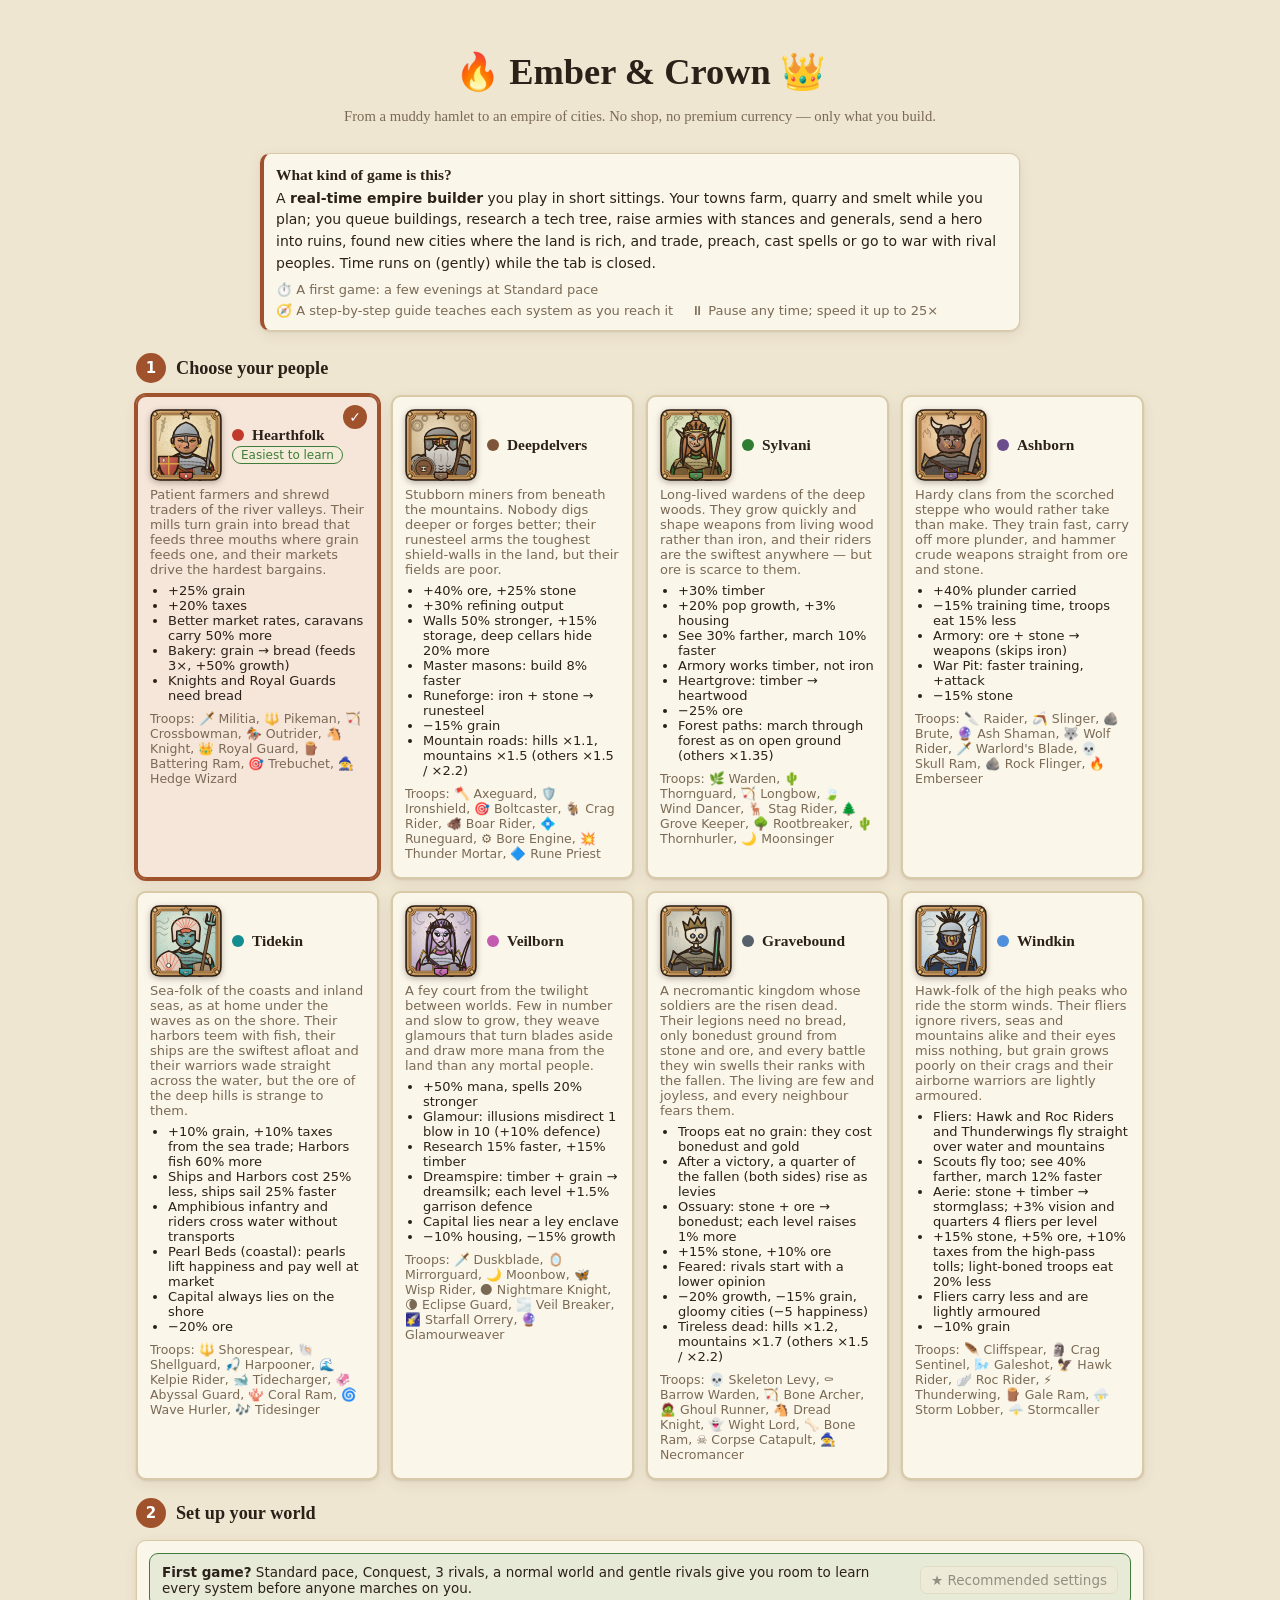
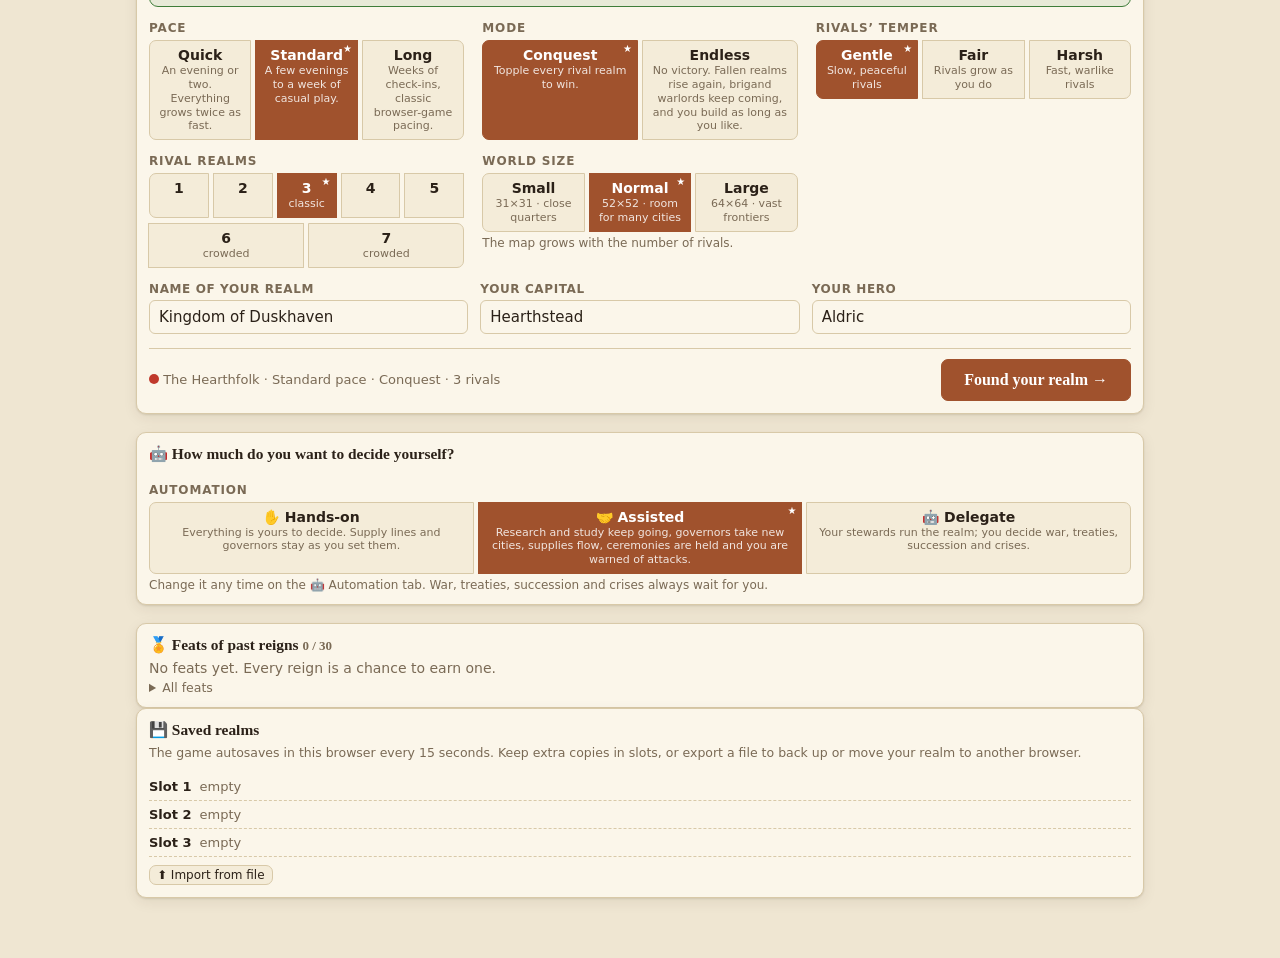
<file: index.html>
<!doctype html>
<html lang="en">
<head>
  <meta charset="utf-8">
  <meta name="viewport" content="width=device-width, initial-scale=1, viewport-fit=cover">
  <title>Ember &amp; Crown</title>
  <link rel="icon" href="img/icon.svg" type="image/svg+xml">
  <link rel="icon" href="img/icon-32.png" sizes="32x32" type="image/png">
  <link rel="apple-touch-icon" href="img/apple-touch-icon.png">
  <meta name="theme-color" content="#2e1d12">
  <link rel="stylesheet" href="css/style.css">
  <link rel="stylesheet" href="css/map.css">
  <link rel="stylesheet" href="css/city.css">
  <link rel="stylesheet" href="css/culture.css">
  <link rel="stylesheet" href="css/religion.css">
  <link rel="stylesheet" href="css/trade.css">
  <link rel="stylesheet" href="css/magic.css">
  <link rel="stylesheet" href="css/magi.css">
  <link rel="stylesheet" href="css/research.css">
  <link rel="stylesheet" href="css/tutorial.css">
  <link rel="stylesheet" href="css/portraits.css">
  <link rel="stylesheet" href="css/diplomacy.css">
  <link rel="stylesheet" href="css/cli.css">
  <link rel="stylesheet" href="css/mobile.css">
</head>
<body>
  <div id="app"></div>
  <div id="toast"></div>
  <script src="js/data.js"></script>
  <script src="js/races2.js"></script>
  <script src="js/engine.js"></script>
  <script src="js/research.js"></script>
  <script src="js/forge.js"></script>
  <script src="js/hero.js"></script>
  <script src="js/diplomacy.js"></script>
  <script src="js/events.js"></script>
  <script src="js/calamities.js"></script>
  <script src="js/culture.js"></script>
  <script src="js/traditions.js"></script>
  <script src="js/wonders.js"></script>
  <script src="js/seasons.js"></script>
  <script src="js/religion.js"></script>
  <script src="js/traderoutes.js"></script>
  <script src="js/rivalheroes.js"></script>
  <script src="js/magic.js"></script>
  <script src="js/arcana.js"></script>
  <script src="js/magi.js"></script>
  <script src="js/espionage.js"></script>
  <script src="js/minors.js"></script>
  <script src="js/chronicle.js"></script>
  <script src="js/council.js"></script>
  <script src="js/storylets.js"></script>
  <script src="js/autoexplore.js"></script>
  <script src="js/generals.js"></script>
  <script src="js/monsters.js"></script>
  <script src="js/logistics.js"></script>
  <script src="js/prices.js"></script>
  <script src="js/patrols.js"></script>
  <script src="js/roads.js"></script>
  <script src="js/quarters.js"></script>
  <script src="js/intercept.js"></script>
  <script src="js/warplan.js"></script>
  <script src="js/automation.js"></script>
  <script src="js/cli.js"></script>
  <script src="js/dynasty.js"></script>
  <script src="js/portraits.js"></script>
  <script src="js/portrait-people.js"></script>
  <script src="js/portrait-gear.js"></script>
  <script src="js/ui-core.js"></script>
  <script src="js/ui-world.js"></script>
  <script src="js/ui-realm.js"></script>
  <script src="js/ui-research.js"></script>
  <script src="js/worldmap.js"></script>
  <script src="js/cityart.js"></script>
  <script src="js/cityview.js"></script>
  <script src="js/cityart-hearth.js"></script>
  <script src="js/cityart-delver.js"></script>
  <script src="js/cityart-sylvan.js"></script>
  <script src="js/cityart-ash.js"></script>
  <script src="js/cityart-tide.js"></script>
  <script src="js/cityart-veil.js"></script>
  <script src="js/cityart-grave.js"></script>
  <script src="js/cityart-wind.js"></script>
  <script src="js/ui-culture.js"></script>
  <script src="js/ui-religion.js"></script>
  <script src="js/ui-trade.js"></script>
  <script src="js/ui-heroes.js"></script>
  <script src="js/ui-magic.js"></script>
  <script src="js/ui-magi.js"></script>
  <script src="js/ui-espionage.js"></script>
  <script src="js/ui-minors.js"></script>
  <script src="js/ui-chronicle.js"></script>
  <script src="js/ui-council.js"></script>
  <script src="js/ui-storylets.js"></script>
  <script src="js/ui-autoexplore.js"></script>
  <script src="js/ui-transfer.js"></script>
  <script src="js/ui-intercept.js"></script>
  <script src="js/ui-roads.js"></script>
  <script src="js/ui-quarters.js"></script>
  <script src="js/ui-automation.js"></script>
  <script src="js/ui-buyrest.js"></script>
  <script src="js/ui-patrols.js"></script>
  <script src="js/ui-cli.js"></script>
  <script src="js/ui-generals.js"></script>
  <script src="js/ui-ledger.js"></script>
  <script src="js/ui-dynasty.js"></script>
  <script src="js/audio.js"></script>
  <script src="js/tutorial.js"></script>
  <script src="js/ui-boot.js"></script>
</body>
</html>
</file>
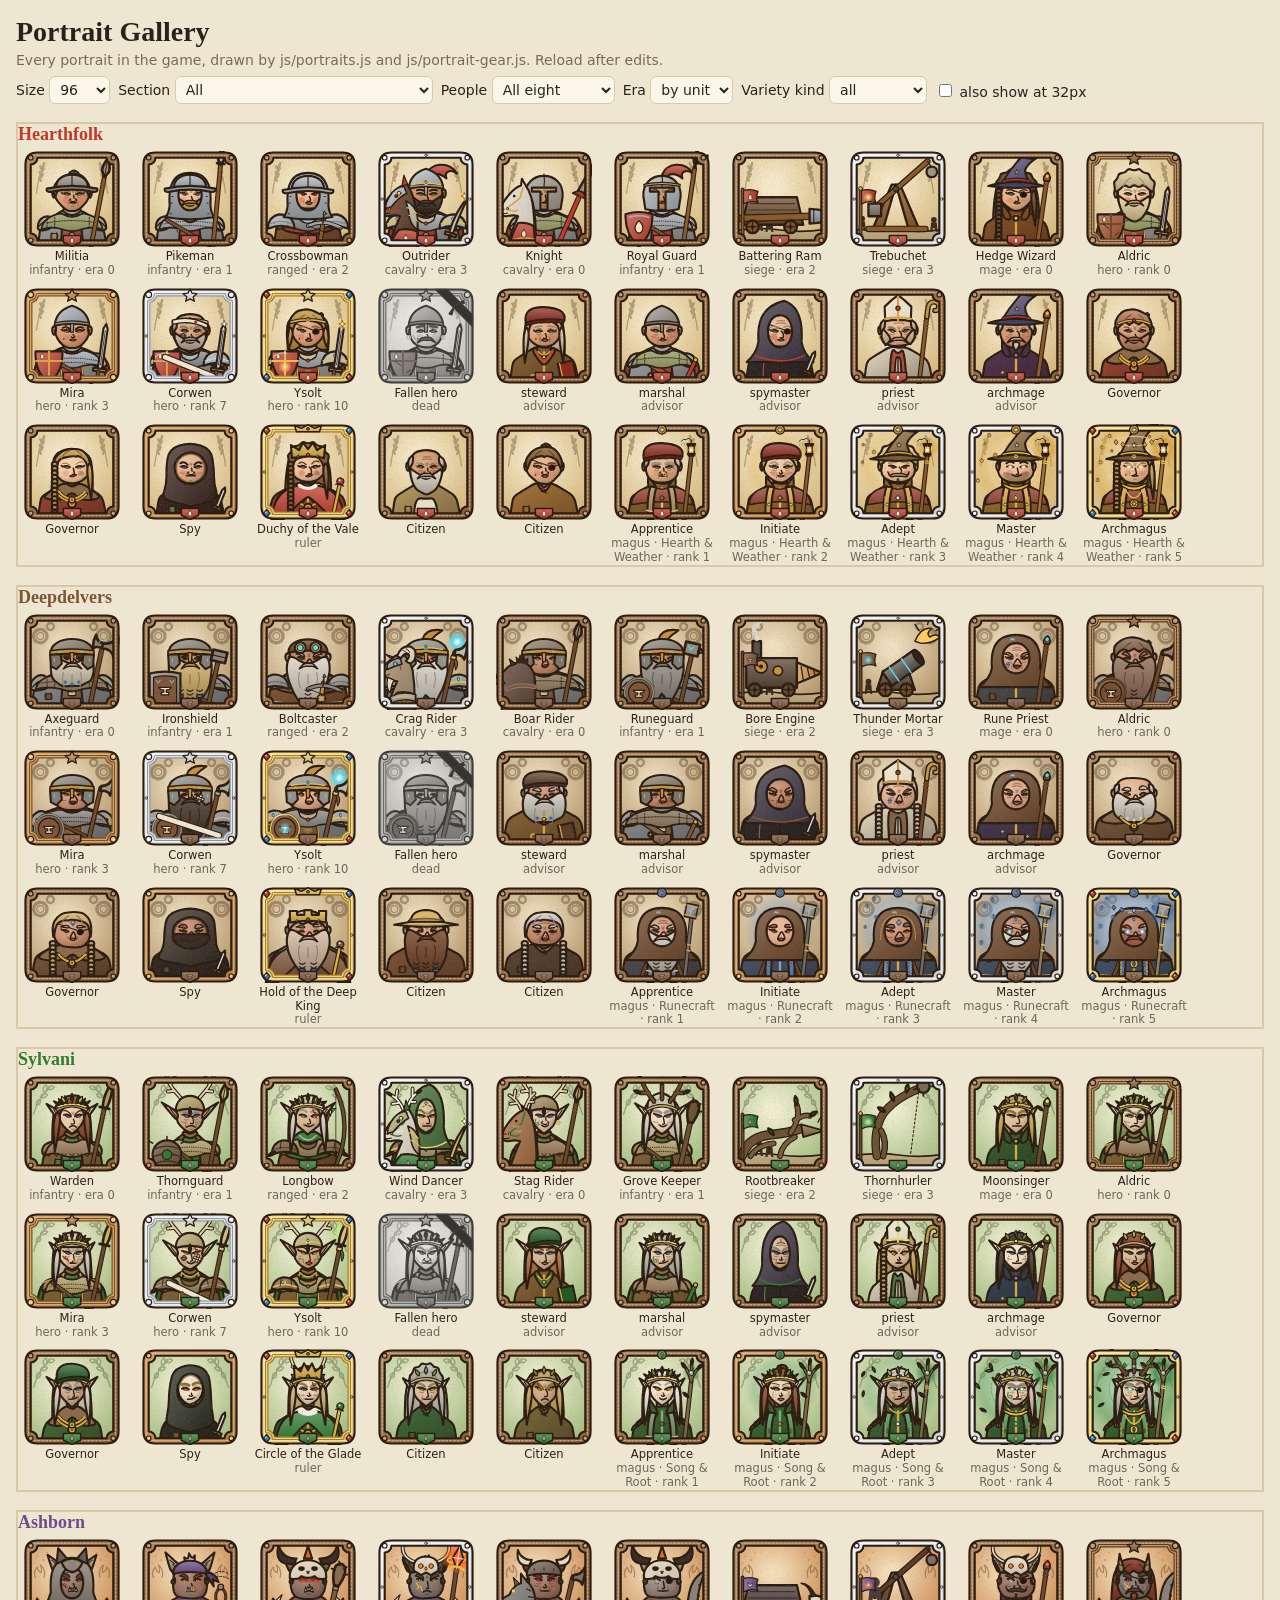
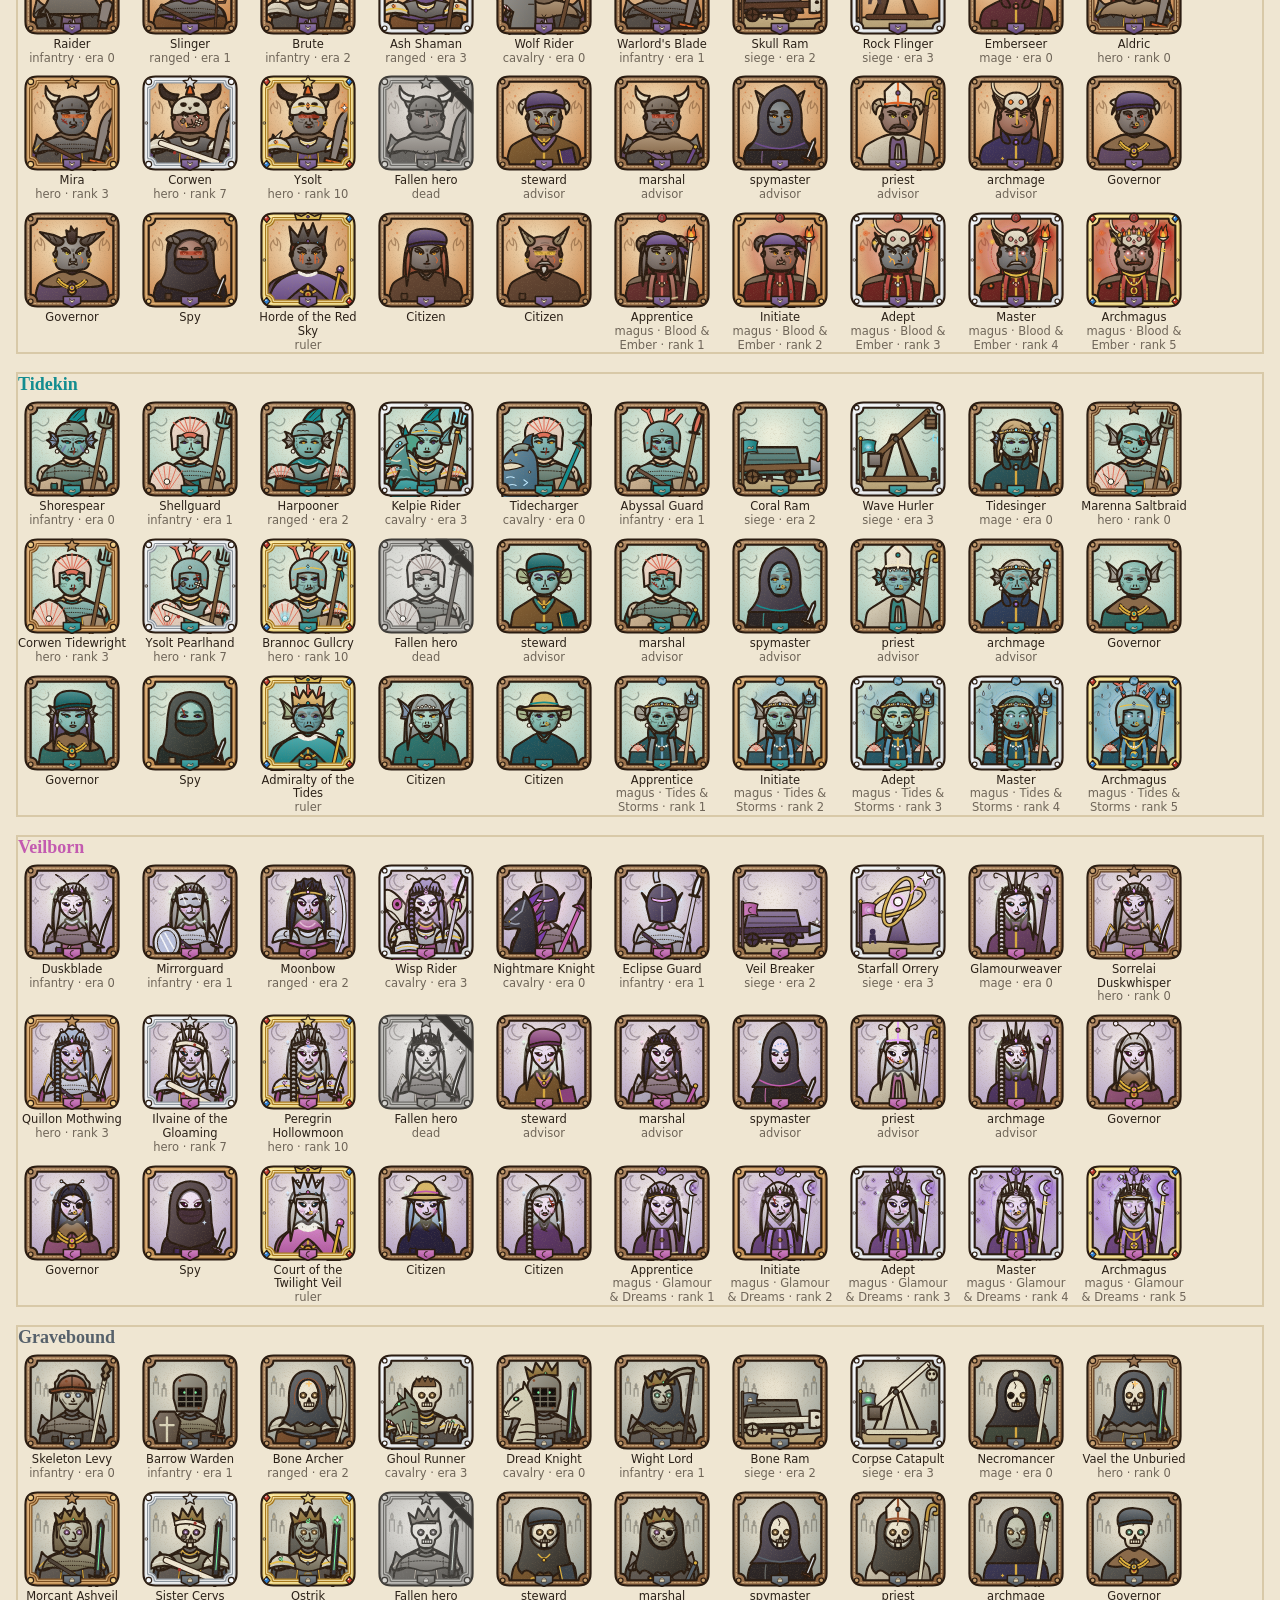
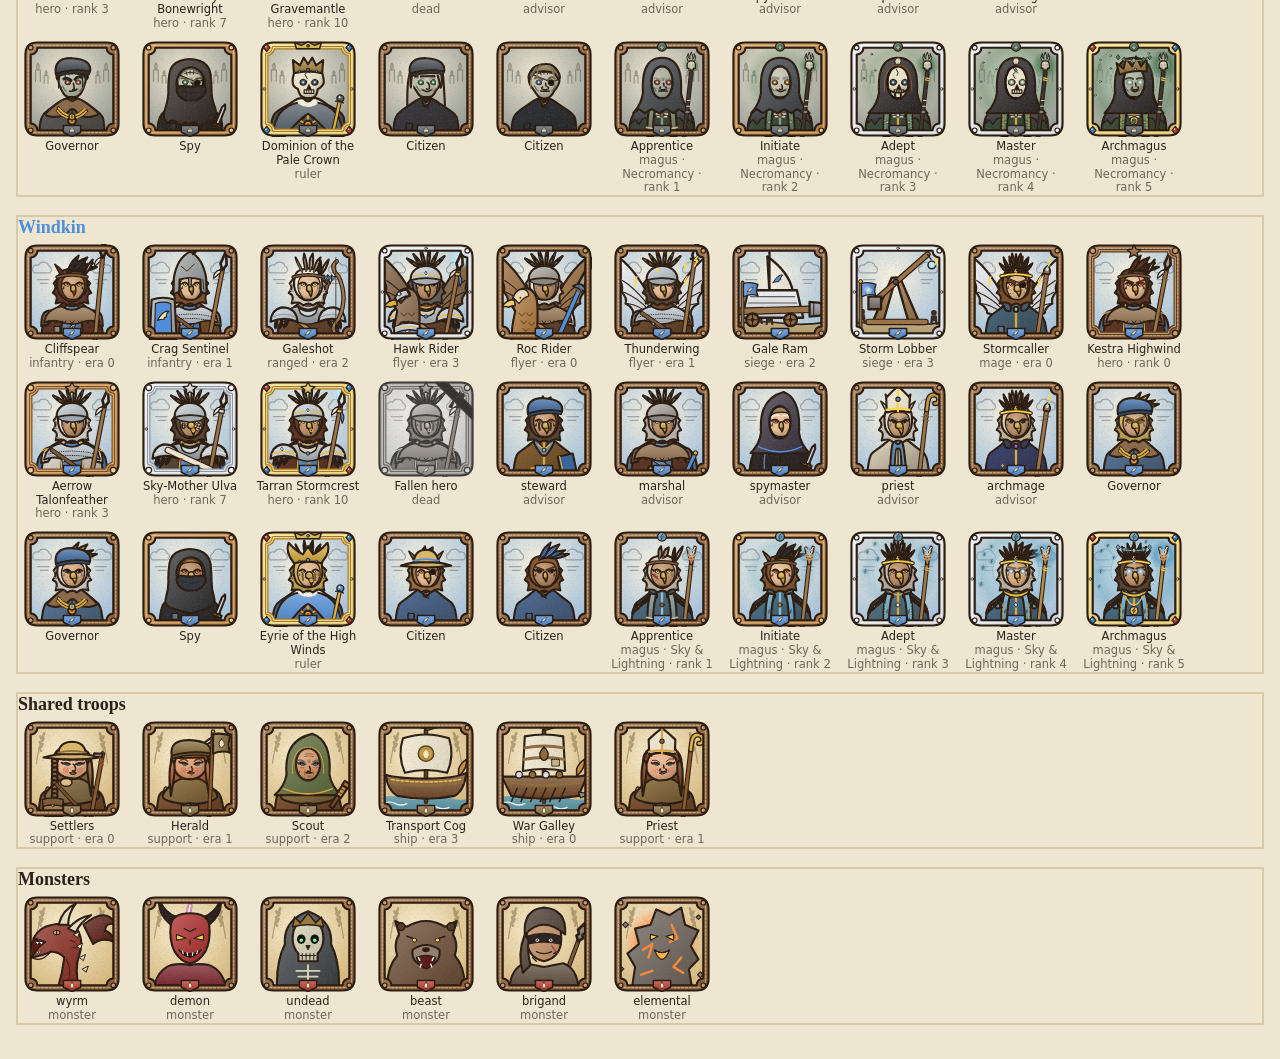
<file: gallery.html>
<!doctype html>
<html lang="en">
<head>
<meta charset="utf-8">
<meta name="viewport" content="width=device-width,initial-scale=1">
<title>Portrait Gallery</title>
<link rel="stylesheet" href="css/style.css">
<link rel="stylesheet" href="css/portraits.css">
<style>
  body { padding: 16px; }
  h1 { margin: 0 0 4px; }
  .gbar { display: flex; gap: 8px; flex-wrap: wrap; align-items: center; margin: 8px 0 16px; }
  .race { margin: 18px 0; }
  .race h2 { margin: 0 0 6px; font-size: 18px; }
  .grid { display: flex; flex-wrap: wrap; gap: 10px; }
  .cell { width: var(--w, 112px); text-align: center; font-size: 11.5px; }
  .cell .lbl { margin-top: 3px; line-height: 1.2; }
  .cell .sub { opacity: .65; }
  .small .pt + .pt { margin-left: 4px; }
</style>
</head>
<body>
<h1>Portrait Gallery</h1>
<div class="muted">Every portrait in the game, drawn by js/portraits.js and js/portrait-gear.js. Reload after edits.</div>
<div class="gbar">
  <label>Size <select id="size"><option>128</option><option selected>96</option><option>64</option><option>40</option><option>32</option></select></label>
  <label>Section <select id="sec"><option value="all">All</option><option value="units">Troops</option><option value="heroes">Heroes</option><option value="council">Advisors & governors</option><option value="others">Spies, rulers, citizens, monsters</option><option value="magi">Magi (rank × school)</option><option value="variety">Variety (16 seeds per kind)</option></select></label>
  <label>People <select id="race"><option value="all">All eight</option></select></label>
  <label>Era <select id="era"><option value="by">by unit</option><option>0</option><option>1</option><option>2</option><option>3</option></select></label>
  <label>Variety kind <select id="vk"><option>all</option><option>hero</option><option>citizen</option><option>advisor</option><option>ruler</option><option>governor</option><option>spy</option><option>unit</option><option>magus</option></select></label>
  <label><input type="checkbox" id="small"> also show at 32px</label>
</div>
<div id="out"></div>
<script>window.localStorage||(window.localStorage={getItem(){return null},setItem(){},removeItem(){}});</script>
<script src="js/data.js"></script>
<script src="js/races2.js"></script>
<script src="js/engine.js"></script>
<script src="js/research.js"></script>
<script src="js/forge.js"></script>
<script src="js/hero.js"></script>
<script src="js/diplomacy.js"></script>
<script src="js/events.js"></script>
<script src="js/calamities.js"></script>
<script src="js/culture.js"></script>
<script src="js/wonders.js"></script>
<script src="js/seasons.js"></script>
<script src="js/religion.js"></script>
<script src="js/traderoutes.js"></script>
<script src="js/rivalheroes.js"></script>
<script src="js/magic.js"></script>
<script src="js/arcana.js"></script>
<script src="js/magi.js"></script>
<script src="js/espionage.js"></script>
<script src="js/minors.js"></script>
<script src="js/portraits.js"></script>
<script src="js/portrait-people.js"></script>
<script src="js/portrait-gear.js"></script>
<script>
(() => {
  const $ = id => document.getElementById(id);
  for (const r of DATA.raceOrder) $('race').insertAdjacentHTML('beforeend', `<option value="${r}">${DATA.races[r].name}</option>`);
  const cell = (spec, label, sub) => {
    const size = +$('size').value;
    return `<div class="cell" style="--w:${Math.max(size, 80) + 12}px">${G.portraitHtml(spec, size)}${$('small').checked ? `<div class="small">${G.portraitHtml(spec, 32)}${G.portraitHtml(spec, 24)}</div>` : ''}<div class="lbl">${label}${sub ? `<div class="sub">${sub}</div>` : ''}</div></div>`;
  };
  const sharedUnits = () => Object.keys(DATA.units).filter(u => DATA.units[u].at && !DATA.raceOrder.some(r => DATA.races[r].units.includes(u)));
  const eraFor = i => $('era').value === 'by' ? i % 4 : +$('era').value;
  const draw = () => {
    const sec = $('sec').value, rf = $('race').value;
    const races = rf === 'all' ? DATA.raceOrder : [rf];
    let h = '';
    for (const r of races) {
      const R = DATA.races[r], col = R.color, HN = R.heroNames || ['Aldric', 'Mira', 'Corwen', 'Ysolt'];
      let g = '';
      if (sec === 'all' || sec === 'units') g += R.units.map((u, i) => cell({ race: r, kind: 'unit', unit: u, color: col, rank: i % 4 === 3 ? 6 : i % 3, era: eraFor(i) }, DATA.units[u].name, G.roleOf(u) + ' · era ' + eraFor(i))).join('');
      if (sec === 'all' || sec === 'heroes') g += [0, 3, 7, 10].map((rk, i) => cell({ race: r, kind: 'hero', seed: HN[i] || i, color: col, rank: rk, era: eraFor(i), wounded: i === 2 ? 0.6 : 0, female: i % 2 === 1 }, HN[i] || 'Hero', 'hero · rank ' + rk)).join('')
        + cell({ race: r, kind: 'hero', seed: 'fallen', color: col, rank: 5, dead: true }, 'Fallen hero', 'dead');
      if (sec === 'all' || sec === 'council') g += ['steward', 'marshal', 'spymaster', 'priest', 'archmage'].map(a => cell({ race: r, kind: 'advisor', role: a, seed: a, color: col }, a, 'advisor')).join('')
        + [0, 1].map(i => cell({ race: r, kind: 'governor', seed: 'gov' + i, color: col }, 'Governor', '')).join('');
      if (sec === 'all' || sec === 'others') g += cell({ race: r, kind: 'spy', seed: 'spy', color: col, rank: 3 }, 'Spy', '') + cell({ race: r, kind: 'ruler', seed: 'ruler', color: col, rank: 10 }, (DATA.aiRulers && DATA.aiRulers[r]) || 'Ruler', 'ruler')
        + [0, 1].map(i => cell({ race: r, kind: 'citizen', seed: 'cit' + i, color: col }, 'Citizen', '')).join('');
      if (sec === 'all' || sec === 'magi') { // the Circle: ranks 1..5 in the people's own school, then every school at rank 4
        const own = (DATA.schoolOrder || []).find(k => DATA.schools[k].race === r), RK = ['Apprentice', 'Initiate', 'Adept', 'Master', 'Archmagus'];
        g += [1, 2, 3, 4, 5].map(rk => cell({ race: r, kind: 'magus', school: own, seed: 'mg' + rk, color: col, rank: rk, era: $('era').value === 'by' ? Math.min(3, rk - 1) : +$('era').value }, RK[rk - 1], 'magus · ' + (own ? DATA.schools[own].name : '') + ' · rank ' + rk)).join('');
        if (sec === 'magi') g += (DATA.schoolOrder || []).filter(k => k !== own).map((k, i) => cell({ race: r, kind: 'magus', school: k, seed: 'ms' + i, color: col, rank: 4, era: eraFor(i) }, DATA.schools[k].name, 'magus · rank 4')).join('');
      }
      h += `<div class="race"><h2 style="color:${col}">${R.name}</h2><div class="grid">${g}</div></div>`;
    }
    if (sec === 'variety') { // 16 seeds per people per kind, at 96px and 40px: faces should read as distinct individuals
      h = '';
      for (const r of races) {
        const col = DATA.races[r].color, offs = ['steward', 'marshal', 'spymaster', 'priest', 'archmage'];
        for (const k of ($('vk') && $('vk').value !== 'all' ? [$('vk').value] : ['hero', 'citizen', 'advisor', 'ruler'])) {
          const specs = [...Array(16).keys()].map(i => ({ race: r, kind: k, seed: 'v' + i, color: col, rank: k === 'hero' ? i % 3 : 3, role: k === 'advisor' ? offs[i % 5] : undefined, unit: k === 'unit' ? DATA.races[r].units[i % 3] : undefined, era: i % 4 }));
          h += `<div class="race"><h2 style="color:${col}">${DATA.races[r].name} · ${k}</h2><div class="grid">${specs.map(s => G.portraitHtml(s, Math.max(96, +$('size').value))).join('')}</div><div class="grid" style="margin-top:6px">${specs.map(s => G.portraitHtml(s, 40)).join('')}</div></div>`;
        }
      }
      $('out').innerHTML = h; return;
    }
    if (rf === 'all' && (sec === 'all' || sec === 'units')) h += `<div class="race"><h2>Shared troops</h2><div class="grid">${sharedUnits().map((u, i) => cell({ race: 'hearth', kind: 'unit', unit: u, color: '#8a6d3b', era: eraFor(i) }, DATA.units[u].name, G.roleOf(u) + ' · era ' + eraFor(i))).join('')}</div></div>`;
    if (rf === 'all' && (sec === 'all' || sec === 'others')) h += `<div class="race"><h2>Monsters</h2><div class="grid">${['wyrm', 'demon', 'undead', 'beast', 'brigand', 'elemental'].map(m => cell({ race: 'hearth', kind: 'monster', role: m, seed: m }, m, 'monster')).join('')}</div></div>`;
    $('out').innerHTML = h;
  };
  for (const id of ['size', 'sec', 'race', 'small', 'era', 'vk']) $(id).addEventListener('change', draw);
  draw();
})();
</script>
</body>
</html>
</file>
<file: css/style.css>
:root {
  --bg: #efe6d2;
  --panel: #fbf6ea;
  --panel2: #f4ecd9;
  --ink: #2b2118;
  --muted: #7a6a55;
  --line: #d8c9a8;
  --accent: #a0522d;
  --accent2: #c9822e;
  --good: #3f7d3a;
  --bad: #b23a2e;
  --warn: #b7791f;
  --shadow: 0 1px 2px rgba(60, 40, 10, .12), 0 4px 14px rgba(60, 40, 10, .08);
  --radius: 10px;
  --font: "Iowan Old Style", "Palatino Linotype", Palatino, Georgia, serif;
  --ui: -apple-system, BlinkMacSystemFont, "Segoe UI", system-ui, sans-serif;
}
@media (prefers-color-scheme: dark) {
  :root {
    --bg: #1c1814; --panel: #26211b; --panel2: #2f2921; --ink: #eadfca; --muted: #a89880;
    --line: #463d31; --accent: #d98a4e; --accent2: #e0a050; --good: #7cbf6e; --bad: #e0705f; --warn: #e0b050;
    --shadow: 0 1px 2px rgba(0, 0, 0, .4), 0 4px 14px rgba(0, 0, 0, .3);
  }
}
* { box-sizing: border-box; }
html, body { margin: 0; background: var(--bg); color: var(--ink); font-family: var(--ui); font-size: 14px; }
h1, h2, h3, h4 { font-family: var(--font); margin: 0 0 .4em; font-weight: 600; }
h2 { font-size: 1.35rem; } h3 { font-size: 1.1rem; } h4 { font-size: 1rem; }
button { font: inherit; cursor: pointer; border: 1px solid var(--line); background: var(--panel2); color: var(--ink); border-radius: 7px; padding: 5px 10px; }
button:hover:not(:disabled) { border-color: var(--accent); }
button.primary { background: var(--accent); border-color: var(--accent); color: #fff; }
button.primary:hover:not(:disabled) { filter: brightness(1.08); }
button:disabled { opacity: .45; cursor: not-allowed; }
button.small { padding: 2px 7px; font-size: 12px; }
button.link { border: 0; background: none; color: var(--accent); padding: 0; text-decoration: underline; }
input, select { font: inherit; color: var(--ink); background: var(--panel); border: 1px solid var(--line); border-radius: 6px; padding: 4px 6px; }
input[type=number] { width: 72px; }
.muted { color: var(--muted); }
.good { color: var(--good); } .bad { color: var(--bad); } .warn { color: var(--warn); }
.row { display: flex; gap: 8px; align-items: center; flex-wrap: wrap; }
.spacer { flex: 1; }
.card { background: var(--panel); border: 1px solid var(--line); border-radius: var(--radius); box-shadow: var(--shadow); padding: 12px; }
.grid { display: grid; gap: 10px; grid-template-columns: repeat(auto-fill, minmax(260px, 1fr)); }
.pill { display: inline-block; padding: 1px 8px; border-radius: 99px; background: var(--panel2); border: 1px solid var(--line); font-size: 12px; }
.bar { height: 6px; background: var(--panel2); border-radius: 4px; overflow: hidden; border: 1px solid var(--line); }
.bar > i { display: block; height: 100%; background: var(--accent2); }
table { border-collapse: collapse; width: 100%; }
td, th { padding: 4px 6px; border-bottom: 1px solid var(--line); text-align: left; }
th { font-weight: 600; color: var(--muted); font-size: 12px; }

/* ---------- start screen ---------- */
.start { max-width: 1040px; margin: 0 auto; padding: 28px 16px 60px; }
.start h1 { font-size: 2.6rem; text-align: center; margin-top: 10px; }
.start .tag { text-align: center; color: var(--muted); max-width: 620px; margin: 0 auto 24px; font-family: var(--font); font-size: 1.05rem; }
.races { display: grid; grid-template-columns: repeat(auto-fit, minmax(220px, 1fr)); gap: 12px; margin-bottom: 18px; }
.race { cursor: pointer; border: 2px solid var(--line); transition: transform .1s; }
.race:hover { transform: translateY(-2px); }
.race.sel { border-color: var(--accent); outline: 2px solid var(--accent); }
.race h3 { display: flex; align-items: center; gap: 8px; }
.race .dot { width: 12px; height: 12px; border-radius: 50%; display: inline-block; }
.race ul { padding-left: 18px; margin: 6px 0 0; font-size: 13px; }
.race p { font-size: 13px; color: var(--muted); margin: 4px 0; }
.start-form { display: grid; grid-template-columns: repeat(auto-fit, minmax(200px, 1fr)); gap: 12px; align-items: end; }
.start-form label { display: flex; flex-direction: column; gap: 4px; font-size: 13px; color: var(--muted); }

/* ---------- main layout ---------- */
.top { position: sticky; top: 0; z-index: 10; background: var(--panel); border-bottom: 1px solid var(--line); box-shadow: var(--shadow); }
.top-1 { display: flex; align-items: center; gap: 12px; padding: 8px 16px; flex-wrap: wrap; }
.brand { font-family: var(--font); font-weight: 700; font-size: 1.2rem; }
.res-bar { display: flex; gap: 6px; padding: 6px 16px 8px; flex-wrap: wrap; border-top: 1px solid var(--line); background: var(--panel2); }
.res { display: flex; flex-direction: column; min-width: 86px; padding: 3px 8px; border-radius: 7px; background: var(--panel); border: 1px solid var(--line); }
.res .v { font-weight: 600; font-variant-numeric: tabular-nums; }
.res .r { font-size: 11px; font-variant-numeric: tabular-nums; }
.res.full .v { color: var(--warn); }
.res .cap { height: 3px; background: var(--panel2); border-radius: 2px; margin-top: 2px; overflow: hidden; }
.res .cap i { display: block; height: 100%; background: var(--accent2); }
.layout { display: grid; grid-template-columns: 200px minmax(0, 1fr) 280px; gap: 14px; padding: 14px 16px; max-width: 1500px; margin: 0 auto; }
.side { display: flex; flex-direction: column; gap: 12px; }
.nav button { display: block; width: 100%; text-align: left; margin-bottom: 4px; border-color: transparent; background: none; }
.nav button.on { background: var(--panel); border-color: var(--line); font-weight: 600; box-shadow: var(--shadow); }
.nav .badge { float: right; background: var(--bad); color: #fff; border-radius: 99px; padding: 0 6px; font-size: 11px; }
.citylist button { display: block; width: 100%; text-align: left; margin-bottom: 4px; }
.citylist button.on { border-color: var(--accent); background: var(--panel); font-weight: 600; }
.citylist small { display: block; color: var(--muted); font-weight: 400; }
.log { max-height: 60vh; overflow: auto; font-size: 12.5px; }
.log div { padding: 4px 0; border-bottom: 1px dashed var(--line); }
.log time { color: var(--muted); font-size: 11px; margin-right: 4px; }
.alert { background: color-mix(in srgb, var(--bad) 15%, var(--panel)); border: 1px solid var(--bad); border-radius: 8px; padding: 8px; font-size: 13px; }
main { min-width: 0; display: flex; flex-direction: column; gap: 14px; }

/* buildings */
.bld { display: flex; flex-direction: column; gap: 6px; }
.bld .head { display: flex; align-items: center; gap: 8px; }
.bld .ico { font-size: 26px; width: 38px; text-align: center; }
.bld .lv { margin-left: auto; font-family: var(--font); font-size: 1.15rem; }
.bld .desc { font-size: 12.5px; color: var(--muted); }
.cost { display: flex; gap: 8px; flex-wrap: wrap; font-size: 12.5px; font-variant-numeric: tabular-nums; }
.cost span.lack { color: var(--bad); font-weight: 600; }
.bld.locked { opacity: .6; }
.queue-item { display: grid; grid-template-columns: 1fr auto auto; gap: 8px; align-items: center; padding: 4px 0; }
.group-title { margin: 6px 0 2px; color: var(--muted); font-size: 12px; text-transform: uppercase; letter-spacing: .08em; }

/* map */
.mapwrap { display: grid; grid-template-columns: minmax(0, 1fr) 300px; gap: 14px; }
.map { display: grid; aspect-ratio: 1; border: 2px solid var(--line); border-radius: 8px; overflow: hidden; user-select: none; }
.tile { position: relative; display: flex; align-items: center; justify-content: center; font-size: clamp(7px, 1.05vw, 15px); line-height: 1; cursor: pointer; border: .5px solid rgba(0, 0, 0, .06); }
.tile:hover { outline: 2px solid var(--ink); z-index: 2; }
.tile.sel { outline: 3px solid var(--accent); z-index: 3; }
.tile.cur::after { content: ""; position: absolute; inset: 1px; border: 2px dashed #fff; border-radius: 3px; }
.tile .flag { position: absolute; bottom: 1px; left: 50%; transform: translateX(-50%); width: 60%; height: 3px; border-radius: 2px; }
.tile.fog { background: #1f1b16; }
.tile.dim { filter: saturate(.45) brightness(.78); }
.tile .mk { position: absolute; top: -1px; right: 0; font-size: 8px; }
.legend { display: flex; gap: 10px; flex-wrap: wrap; font-size: 12px; margin-top: 6px; }
.legend i { display: inline-block; width: 10px; height: 10px; border-radius: 2px; margin-right: 3px; vertical-align: middle; }

/* units */
.unit { display: flex; flex-direction: column; gap: 6px; }
.stats { display: flex; gap: 8px; flex-wrap: wrap; font-size: 12px; color: var(--muted); }
.stats b { color: var(--ink); }

/* reports */
.rep { cursor: pointer; }
.rep.unread h4::before { content: "● "; color: var(--accent); }
.rep.win h4 { color: var(--good); } .rep.loss h4 { color: var(--bad); }

#toast { position: fixed; bottom: 18px; left: 50%; transform: translateX(-50%); background: var(--ink); color: var(--bg); padding: 8px 14px; border-radius: 8px; opacity: 0; transition: opacity .2s; pointer-events: none; z-index: 50; max-width: 90vw; }
#toast.on { opacity: .95; }
.banner { padding: 14px; border-radius: var(--radius); text-align: center; font-family: var(--font); font-size: 1.2rem; }
.banner.win { background: color-mix(in srgb, var(--good) 20%, var(--panel)); border: 1px solid var(--good); }
.banner.lose { background: color-mix(in srgb, var(--bad) 20%, var(--panel)); border: 1px solid var(--bad); }
.help p, .help li { line-height: 1.5; }

@media (max-width: 1100px) {
  .layout { grid-template-columns: 180px minmax(0, 1fr); }
  .layout > .right { grid-column: 1 / -1; }
  .mapwrap { grid-template-columns: 1fr; }
}
@media (max-width: 700px) {
  .layout { grid-template-columns: 1fr; padding: 10px 16px; }
  .nav { display: flex; flex-wrap: wrap; gap: 4px; }
  .nav button { width: auto; margin: 0; }
  .res { min-width: 70px; }
  .top { position: static; }
}

.log div.warn { color: var(--warn); }
.item { border: 1px solid var(--line); border-left-width: 4px; border-radius: 8px; padding: 6px 8px; background: var(--panel2); }
.bar.hp > i { background: var(--good); }
.quest { display: flex; gap: 8px; align-items: center; justify-content: space-between; padding: 6px 0; border-bottom: 1px dashed var(--line); font-size: 13px; }
.quest:last-child { border-bottom: 0; }
.quest.done b { color: var(--good); }
.decision { border-color: var(--accent2); background: color-mix(in srgb, var(--accent2) 10%, var(--panel)); }
.bld.done { opacity: .75; }
.pill.good { color: var(--good); border-color: var(--good); }
.pill.bad { color: var(--bad); border-color: var(--bad); }
.pill.muted { color: var(--muted); }

.preview { margin-top: 8px; padding: 8px; border-radius: 8px; font-size: 12.5px; border: 1px solid var(--line); background: var(--panel2); }
.preview.win { border-color: var(--good); }
.preview.loss { border-color: var(--bad); }
details.counters { margin: 8px 0; font-size: 13px; }
details.counters summary { cursor: pointer; color: var(--accent); }

.site { display: flex; flex-wrap: wrap; gap: 4px 12px; margin-top: 6px; font-size: 12.5px; color: var(--accent2); }
.site .site-g { white-space: nowrap; }
.site .dimstar { opacity: .25; }

.calam { margin: 8px 0; padding: 8px; border-radius: 8px; border: 1px solid var(--line); font-size: 13px; }
.calam.bad { border-color: var(--bad); background: color-mix(in srgb, var(--bad) 8%, var(--panel)); }
.calam.good { border-color: var(--good); background: color-mix(in srgb, var(--good) 8%, var(--panel)); }

table.forge td { white-space: nowrap; }

.saves .slot { display: flex; gap: 8px; align-items: center; flex-wrap: wrap; padding: 6px 0; border-bottom: 1px dashed var(--line); font-size: 13px; }
.saves .slot:last-of-type { border-bottom: 0; }

.pill.season { margin-top: 6px; display: inline-block; }

/* ---------- quality of life: pause, popovers, away summary, catch-up veil, options ---------- */
.ec-pause.on { background: var(--accent, #a0522d); color: #fff; border-color: transparent; }
#ecPop { position: fixed; z-index: 1000; display: none; width: 290px; max-width: calc(100vw - 16px); max-height: calc(100vh - 80px); overflow: auto;
  padding: 10px 12px; background: var(--panel); color: var(--ink); border: 1px solid var(--line); border-radius: 10px; box-shadow: var(--shadow); font-size: 13px; }
#ecPop.on { display: block; }
#ecPop .hd { display: flex; justify-content: space-between; align-items: center; font-weight: 600; margin-bottom: 6px; font-family: var(--font); font-size: 15px; }
#ecPop table { width: 100%; }
#ecPop td { padding: 3px 4px; border: 0; }
#ecPop td:first-child { white-space: nowrap; width: 1%; }
#ecPop p { margin: 8px 0 0; font-size: 12px; }
#ecPop .ec-opt { display: flex; gap: 8px; align-items: flex-start; margin: 8px 0; cursor: pointer; }
#ecPop .ec-opt input[type=checkbox] { margin-top: 3px; accent-color: var(--accent, #a0522d); }
#ecPop .ec-opt small { display: block; font-size: 11.5px; }
#ecPop .ec-opt select { margin-left: auto; }
kbd { display: inline-block; min-width: 1.6em; padding: 0 5px; border: 1px solid var(--line); border-bottom-width: 2px; border-radius: 5px;
  background: var(--panel2); font: 600 12px/1.6 var(--ui); text-align: center; }
.ec-away { border-left: 4px solid var(--accent, #a0522d); }
.ec-away ul { margin: 8px 0; padding-left: 4px; list-style: none; }
.ec-away li { margin: 3px 0; }
.ec-away .ec-away-log { max-height: 140px; margin-bottom: 6px; }
#ecVeil { position: fixed; inset: 0; z-index: 2000; display: flex; align-items: center; justify-content: center; background: rgba(30, 22, 14, .55); padding: 16px; }
#ecVeil .card { width: 360px; max-width: 100%; text-align: center; }
#ecVeil .bar { height: 10px; margin: 12px 0 6px; }
#ecVeil .bar i { display: block; height: 100%; background: var(--accent, #a0522d); }

/* options: reduced motion and larger text (most sizes are px, many inline, so the small ones are raised one by one) */
html.ec-reduce-motion *, html.ec-reduce-motion *::before, html.ec-reduce-motion *::after {
  animation-duration: .01ms !important; animation-iteration-count: 1 !important; transition-duration: .01ms !important; scroll-behavior: auto !important; }
html.ec-large-text body { font-size: 16px; }
html.ec-large-text :is(button.small, .pill, th, .log, .alert, .bld .desc, .cost, .group-title, .legend, .stats, .quest, .preview, details.counters, .site, .calam, .saves .slot, .muted, small, .tr-sub) { font-size: 14px; }
html.ec-large-text :is(.res .r, .log time, .nav .badge) { font-size: 12.5px; }
html.ec-large-text :is([style*="font-size:11"], [style*="font-size: 11"], [style*="font-size:12"], [style*="font-size: 12"], [style*="font-size:13"], [style*="font-size: 13"]) { font-size: 14px !important; }

/* resource tooltips (ui-core.js renderResTip): what makes and uses each good */
.top [data-good] { cursor: help; }
.top [data-good]:focus-visible { outline: 2px solid var(--accent); outline-offset: 1px; }
.res.tip-on, .res-gold.tip-on { border-color: var(--accent); }
.res.short { border-color: var(--bad); box-shadow: inset 0 -2px 0 var(--bad); }
#ecResPop { position: fixed; z-index: 1001; display: none; width: 330px; max-width: calc(100vw - 16px); max-height: min(70vh, 560px); overflow: auto;
  padding: 10px 12px; background: var(--panel); color: var(--ink); border: 1px solid var(--line); border-radius: 10px; box-shadow: var(--shadow); font-size: 12.5px; }
#ecResPop.on { display: block; }
#ecResPop.pinned { border-color: var(--accent); }
#ecResPop .hd { display: flex; justify-content: space-between; align-items: center; gap: 8px; font-weight: 600; font-family: var(--font); font-size: 15px; margin-bottom: 4px; }
#ecResPop .rt-where { font: 400 12px var(--ui); }
#ecResPop .rt-h { margin: 6px 0 2px; font-weight: 600; font-size: 11.5px; text-transform: uppercase; letter-spacing: .04em; color: var(--muted); }
#ecResPop table { width: 100%; border-collapse: collapse; }
#ecResPop td { padding: 2px 3px; border: 0; vertical-align: top; }
#ecResPop td:last-child { text-align: right; white-space: nowrap; font-variant-numeric: tabular-nums; }
#ecResPop .rt-sum { margin-top: 6px; border-top: 1px solid var(--line); }
#ecResPop .rt-sum tr:first-child td { padding-top: 5px; }
#ecResPop .rt-mult { margin: 4px 0; font-size: 11.5px; line-height: 1.45; }
#ecResPop .rt-short { margin-top: 6px; padding: 5px 7px; border-radius: 6px; background: color-mix(in srgb, var(--bad) 14%, transparent); color: var(--bad); font-weight: 600; }
#ecResPop .rt-warn { margin-top: 6px; font-size: 11.5px; color: var(--warn, #b07a1a); }
#ecResPop.sheet { left: 10px !important; right: 10px; bottom: 10px; top: auto !important; width: auto; max-width: none; max-height: 60vh; font-size: 13px;
  padding-bottom: calc(10px + env(safe-area-inset-bottom, 0px)); }
#ecResPop.sheet td { padding: 4px 3px; }

/* ---------- grouped navigation (ui-core.js renderNav) ---------- */
.nav { display: flex; flex-direction: column; gap: 2px; }
.nav-g { margin-bottom: 4px; }
.nav-gh { display: flex !important; align-items: center; gap: 6px; width: 100%; margin: 0 0 2px !important; padding: 3px 8px !important;
  background: none; border: 0 !important; color: var(--muted); font-size: 11.5px; letter-spacing: .07em; text-transform: uppercase; font-weight: 600; box-shadow: none !important; }
.nav-gh > span:first-child { flex: 1; text-align: left; }
.nav-gh i { font-style: normal; font-size: 14px; opacity: .75; }
.nav-gh:hover { color: var(--ink); }
.nav-gh .badge { float: none; }
.nav-gl button { padding-left: 14px; }
.nav-g-help { border-top: 1px solid var(--line); padding-top: 6px; }
.nav-bar, .nav-sheet, .nav-sheet-veil { display: none; }

/* every tab's header: where it sits in the menu, and its help link */
.tab-head { display: flex; align-items: center; gap: 8px; min-height: 28px; margin-bottom: -4px; font-size: 13px; }
.tab-crumb b { font-family: var(--font); font-size: 15px; }
.tab-help { font-weight: 700; min-width: 30px; border-radius: 99px; }

/* the top bar's groups */
.top-extras, .top-ctl { display: inline-flex; align-items: center; gap: 6px; flex-wrap: wrap; }
.top-stat b { font-variant-numeric: tabular-nums; }
/* chips that need you come first: the crisis, a waiting tale, the guide, the council; sound and notifications last */
.top-extras > .ec-crisis, .top-extras > [data-t="tales"], .top-extras > .pill.bad { order: -4; }
.top-extras > .tut-q { order: -3; }
.top-extras > .cn-chip { order: -2; }
.top-extras > .ec-audio-btns, .top-extras > .tut-bell { order: 5; }
.ec-pop-acts { display: flex; flex-wrap: wrap; gap: 6px; margin-top: 10px; padding-top: 8px; border-top: 1px solid var(--line); }

/* ---------- How to play (ui-core.js renderHelp) ---------- */
.help-lede { font-size: 13.5px; line-height: 1.5; }
.help-q { width: 100%; padding: 8px 12px; border-radius: 99px; font-size: 15px; margin: 4px 0 10px; }
.help-toc { display: flex; flex-wrap: wrap; gap: 5px; margin-bottom: 12px; }
.help-toc button { border-radius: 99px; }
.help:has(.help-q:not(:placeholder-shown)) .help-toc { display: none; }
.help-secs { display: flex; flex-direction: column; gap: 6px; }
.help-sec { border: 1px solid var(--line); border-radius: 9px; background: var(--panel2); scroll-margin-top: 90px; }
.help-sec > summary { cursor: pointer; padding: 9px 12px; font-family: var(--font); font-size: 1.05rem; font-weight: 600; list-style: none; display: flex; gap: 8px; align-items: center; }
.help-sec > summary::-webkit-details-marker { display: none; }
.help-sec > summary::after { content: "▸"; margin-left: auto; color: var(--muted); font-size: 13px; }
.help-sec[open] > summary::after { content: "▾"; }
.help-sec[open] { background: var(--panel); border-color: var(--accent2); }
.help-body { padding: 0 14px 10px; font-size: 13.5px; }
.help-body ul { padding-left: 20px; margin: 6px 0; }
.help-body li { margin: 3px 0; }
.help-gh { margin-top: 18px; }
.help-gloss { display: grid; grid-template-columns: repeat(auto-fill, minmax(260px, 1fr)); gap: 6px 14px; margin: 0; }
.help-term { padding: 5px 0; border-bottom: 1px dashed var(--line); font-size: 13px; }
.help-term dt { font-weight: 700; }
.help-term dd { margin: 2px 0 0; color: var(--muted); }
.help-term [hidden], .help [hidden] { display: none !important; }

/* ---------- start screen ---------- */
.st-hero { text-align: center; padding: 12px 0 4px; }
.st-what { max-width: 760px; margin: 0 auto 22px; border-left: 4px solid var(--accent); }
.st-what h3 { margin-bottom: 4px; }
.st-what p { margin: 0 0 8px; line-height: 1.55; }
.st-points { display: flex; flex-wrap: wrap; gap: 6px 18px; list-style: none; padding: 0; margin: 0; font-size: 13px; color: var(--muted); }
.st-h { display: flex; align-items: center; gap: 10px; font-size: 1.3rem; margin: 6px 0 12px; }
.st-h > span { display: inline-flex; align-items: center; justify-content: center; width: 30px; height: 30px; border-radius: 50%; background: var(--accent); color: #fff; font: 700 15px var(--ui); }
.race { position: relative; }
.race.sel { background: color-mix(in srgb, var(--race, var(--accent)) 9%, var(--panel)); }
.race.sel::after { content: "✓"; position: absolute; top: 8px; right: 10px; width: 24px; height: 24px; border-radius: 50%; background: var(--accent); color: #fff; display: flex; align-items: center; justify-content: center; font-weight: 700; }
.race:focus-visible { outline: 3px solid var(--accent); }
.race .race-troops { margin-top: 8px; font-size: 12.5px; }
.st-easy { margin-top: 2px; }
.st-setup { display: flex; flex-direction: column; gap: 14px; margin-bottom: 18px; }
.st-rec-box { display: flex; align-items: center; gap: 12px; flex-wrap: wrap; padding: 10px 12px; border-radius: 9px; background: color-mix(in srgb, var(--accent2) 12%, var(--panel)); border: 1px solid var(--accent2); font-size: 13.5px; }
.st-rec-box > div { flex: 1 1 260px; }
.st-rec-box.ok { background: color-mix(in srgb, var(--good) 10%, var(--panel)); border-color: var(--good); }
.st-grid { display: grid; grid-template-columns: repeat(auto-fit, minmax(300px, 1fr)); gap: 14px 18px; }
.st-lbl { font-size: 12px; text-transform: uppercase; letter-spacing: .07em; color: var(--muted); font-weight: 600; margin-bottom: 5px; }
.st-note { font-size: 12px; margin-top: 4px; }
.seg { display: flex; flex-wrap: wrap; gap: 5px; }
.seg button { position: relative; flex: 1 1 0; min-width: 52px; display: flex; flex-direction: column; align-items: center; gap: 1px; padding: 6px 8px; border-radius: 8px; font-weight: 600; }
.seg button small { font-weight: 400; font-size: 11px; color: var(--muted); line-height: 1.25; text-align: center; }
.seg button.on { background: var(--accent); border-color: var(--accent); color: #fff; }
.seg button.on small { color: rgba(255, 255, 255, .85); }
.st-rec { position: absolute; top: 2px; right: 5px; font-style: normal; font-size: 10px; color: var(--accent2); }
.seg button.on .st-rec { color: #fff; }
.st-names { display: grid; grid-template-columns: repeat(auto-fit, minmax(200px, 1fr)); gap: 12px; }
.st-names label { display: flex; flex-direction: column; gap: 4px; font-size: 12px; color: var(--muted); text-transform: uppercase; letter-spacing: .05em; font-weight: 600; }
.st-names input { font-size: 15px; padding: 7px 9px; text-transform: none; letter-spacing: 0; font-weight: 400; }
.st-go { display: flex; align-items: center; gap: 12px; flex-wrap: wrap; padding-top: 10px; border-top: 1px solid var(--line); }
.st-go > div { flex: 1 1 220px; font-size: 13px; }
.st-go .dot { width: 10px; height: 10px; border-radius: 50%; display: inline-block; vertical-align: 0; }
.st-begin { padding: 11px 22px; font-size: 16px; font-family: var(--font); font-weight: 700; }
</file>
<file: css/map.css>
/* World map styles (owned by worldmap.js) */
.mapcol { min-width: 0; display: flex; flex-direction: column; gap: 6px; }
.maphost {
  position: relative; overflow: hidden; border-radius: 12px;
  background: #2a211a;
  border: 1px solid #4a3a2a;
  box-shadow: 0 1px 2px rgba(0, 0, 0, .25), 0 8px 24px rgba(40, 24, 8, .28), inset 0 0 0 1px rgba(255, 230, 180, .05);
  user-select: none; -webkit-user-select: none;
  min-height: 300px;
}
.maphost canvas.worldcanvas { display: block; width: 100%; touch-action: none; cursor: grab; }
.maphost canvas.worldcanvas.grabbing { cursor: grabbing; }

.mapctl { position: absolute; top: 16px; right: 16px; display: flex; flex-direction: column; gap: 6px; z-index: 2; }
.mapctl button {
  width: 34px; height: 34px; padding: 0; border-radius: 50%;
  font: 600 20px/1 "Iowan Old Style", "Palatino Linotype", Palatino, Georgia, serif;
  color: #3b2a1a; background: #efe2c2; border: 1.5px solid #3b2a1a;
  box-shadow: 0 2px 6px rgba(0, 0, 0, .35);
}
.mapctl button.wide { width: auto; height: 28px; padding: 0 10px; border-radius: 14px; font-size: 13px; font-style: italic; }
.mapctl button:hover { background: #f8eed6; }
.mapctl button:active { transform: translateY(1px); }

.mapchip {
  position: absolute; top: 16px; left: 16px; z-index: 2; pointer-events: none;
  padding: 3px 10px; border-radius: 12px;
  font: italic 13px "Iowan Old Style", "Palatino Linotype", Palatino, Georgia, serif;
  color: #3b2a1a; background: rgba(239, 226, 194, .9); border: 1px solid rgba(59, 42, 26, .6);
}

.maptip {
  position: absolute; display: none; z-index: 3; pointer-events: none; white-space: nowrap;
  padding: 4px 9px; border-radius: 6px;
  font: 13px "Iowan Old Style", "Palatino Linotype", Palatino, Georgia, serif;
  color: #2b1d10; background: #f3e7c9; border: 1px solid #3b2a1a;
  box-shadow: 0 3px 10px rgba(0, 0, 0, .3);
}

.maplegend { display: flex; gap: 12px; flex-wrap: wrap; align-items: center; font-size: 12px; padding: 0 4px; }
.maplegend i { display: inline-block; width: 10px; height: 10px; border-radius: 50%; margin-right: 4px; vertical-align: -1px; border: 1px solid rgba(0, 0, 0, .3); }
.maplegend .muted { margin-left: auto; }

@media (max-width: 700px) {
  .mapctl { top: 12px; right: 12px; }
  .mapchip { top: 12px; left: 12px; }
  .maplegend .muted { margin-left: 0; }
  /* a long tip (a tapped quarter, a rival city) wraps inside the map instead of running off it */
  .maptip { white-space: normal; max-width: calc(100% - 8px); box-sizing: border-box; }
}
</file>
<file: css/city.css>
/* City view styles (owned by cityview.js) */
.cityview { padding: 8px; }
.cityview .cv-host {
  position: relative; width: 100%; border-radius: 8px; overflow: hidden;
  background: linear-gradient(#cfe2e6, #eeead8);
  box-shadow: inset 0 0 0 1px var(--line);
}
.cityview .cv-canvas { display: block; touch-action: manipulation; }
.cityview .cv-legend { margin-top: 6px; font-size: 12px; padding: 0 4px; }
.cityview .cv-legend .muted { font-size: 12px; }
@media (prefers-color-scheme: dark) {
  .cityview .cv-host { background: linear-gradient(#26304a, #2c2a33); }
}

/* building card selected from the city view */
.bld.focus {
  outline: 2px solid var(--accent);
  outline-offset: 1px;
  box-shadow: 0 0 0 5px color-mix(in srgb, var(--accent) 22%, transparent), var(--shadow);
}
</file>
<file: css/culture.css>
/* Culture: mood chip, happiness bars, traditions */
.mood-row { margin-top: 6px; gap: 8px; }
.mood-chip { display: inline-flex; align-items: center; gap: 6px; padding: 2px 10px 2px 6px; border-radius: 99px; font-size: 12.5px;
  border: 1px solid var(--line); background: var(--panel2); }
.mood-chip b { font-size: 13.5px; }
.mood-face { font-size: 16px; line-height: 1; }
.mood-face.big { font-size: 26px; width: 32px; text-align: center; }
.mood-top { color: var(--muted); border-left: 1px solid var(--line); padding-left: 6px; }
.mood-top.good { color: var(--good); } .mood-top.bad { color: var(--bad); }
.mood-chip.mood-jubilant { border-color: var(--good); background: color-mix(in srgb, var(--good) 10%, var(--panel)); }
.mood-chip.mood-discontent { border-color: var(--warn); background: color-mix(in srgb, var(--warn) 10%, var(--panel)); }
.mood-chip.mood-unrest { border-color: var(--bad); background: color-mix(in srgb, var(--bad) 14%, var(--panel)); }

.mood-bar { position: relative; width: 140px; height: 14px; border-radius: 7px; background: var(--panel2); border: 1px solid var(--line); overflow: hidden; }
.mood-bar > i { display: block; height: 100%; background: var(--accent2); }
.mood-bar > span { position: absolute; inset: 0; text-align: center; font-size: 10.5px; line-height: 13px; font-weight: 600; }
.mood-bar.mood-jubilant > i { background: var(--good); }
.mood-bar.mood-discontent > i { background: var(--warn); }
.mood-bar.mood-unrest > i { background: var(--bad); }

.cult-head .cult-stat { display: flex; flex-direction: column; align-items: flex-end; min-width: 86px; font-size: 12px; }
.cult-head .cult-stat b { font-size: 20px; font-family: var(--font); }

.cult-city { padding: 8px 0; border-top: 1px solid var(--line); display: flex; flex-direction: column; gap: 5px; }
.cult-city:first-of-type { border-top: 0; }
.cult-city.cur { background: color-mix(in srgb, var(--accent2) 6%, transparent); border-radius: 8px; padding: 8px; }
.cult-factors { gap: 4px; }
.cult-factors .pill { font-size: 11.5px; }

.seg { display: inline-flex; }
.seg button { border-radius: 0; margin-left: -1px; }
.seg button:first-child { border-radius: 7px 0 0 7px; margin-left: 0; }
.seg button:last-child { border-radius: 0 7px 7px 0; }
.seg button.on { background: var(--accent); border-color: var(--accent); color: #fff; }

/* ---- Ethos ---- */
.eth-grid { display: grid; grid-template-columns: repeat(auto-fit, minmax(300px, 1fr)); gap: 6px 18px; margin-top: 8px; }
.eth-axis { display: grid; grid-template-columns: 96px 1fr 96px; align-items: center; gap: 8px; font-size: 12.5px; }
.eth-pole { color: var(--muted); white-space: nowrap; }
.eth-pole.r { text-align: right; }
.eth-pole.on { color: var(--ink); font-weight: 600; }
.eth-bar { position: relative; height: 12px; border-radius: 6px; background: var(--panel2); border: 1px solid var(--line); overflow: hidden; }
.eth-bar::before { content: ''; position: absolute; left: 50%; top: 0; bottom: 0; width: 1px; background: var(--line); }
.eth-bar > i { position: absolute; top: 0; bottom: 0; width: 1px; background: color-mix(in srgb, var(--muted) 45%, transparent); }
.eth-bar > i.t6.l { left: calc(50% - 50% * 6 / 16); } .eth-bar > i.t10.l { left: calc(50% - 50% * 10 / 16); background: var(--accent2); }
.eth-bar > i.t6.r { left: calc(50% + 50% * 6 / 16); } .eth-bar > i.t10.r { left: calc(50% + 50% * 10 / 16); background: var(--accent2); }
.eth-bar > b { position: absolute; top: 2px; bottom: 2px; border-radius: 4px; background: var(--accent); opacity: .85; }
.eth-bar > b.neg { background: #4f7fb0; }
.eth-bar > em { position: absolute; inset: 0; text-align: center; font-style: normal; font-size: 9.5px; line-height: 10px; font-weight: 700; }
.eth-rivals { gap: 5px; margin-top: 8px; }
.eth-rivals .pill { font-size: 11.5px; }

/* ---- The tradition web ---- */
.tw-layout { display: grid; grid-template-columns: minmax(0, 1fr) 320px; gap: 12px; margin-top: 8px; align-items: start; }
.tw-host { position: relative; height: min(78vh, 720px); min-height: 380px; border-radius: 12px; border: 1px solid var(--line); overflow: hidden; background: var(--panel2); }
.tw-wrap { position: absolute; inset: 0; outline: none; }
.tw-wrap:focus-visible { box-shadow: inset 0 0 0 2px var(--accent); }
.tw-svg { width: 100%; height: 100%; display: block; touch-action: none; cursor: grab; user-select: none; -webkit-user-select: none; font-family: var(--font); }
.tw-wrap.dragging .tw-svg { cursor: grabbing; }
.tw-rim { stroke: var(--line); stroke-width: 2; }
.tw-sector { opacity: .07; stroke: var(--line); stroke-width: 1; }
.tw-label text { font-size: 15px; font-weight: 600; }
.tw-label .tw-label-ico { font-size: 18px; }
.tw-ring { fill: none; stroke: var(--line); stroke-width: 1.2; stroke-dasharray: 2 6; }
.tw-age rect { fill: var(--panel); stroke: var(--line); }
.tw-age text { font-size: 11px; font-weight: 700; fill: var(--muted); }
.tw-thread { fill: none; stroke-width: 1.4; opacity: .22; }
.tw-thread.any { stroke-dasharray: 5 4; }
.tw-thread.live { opacity: .7; stroke-width: 2; stroke-dasharray: 6 5; animation: tw-flow 1.6s linear infinite; }
.tw-thread.woven { opacity: .95; stroke-width: 3.2; stroke-dasharray: none; }
.tw-thread.dead { opacity: .08; }
@keyframes tw-flow { to { stroke-dashoffset: -22; } }
.tw-fork { fill: none; stroke: var(--bad); stroke-width: 1.4; stroke-dasharray: 3 3; opacity: .7; }
.tw-fork-mark circle { fill: var(--panel); stroke: var(--bad); stroke-width: 1.2; }
.tw-fork-mark text { font-size: 10px; fill: var(--bad); }
.tw-node { cursor: pointer; }
.tw-node .tw-disc { fill: var(--panel); stroke: var(--pc); stroke-width: 2; }
.tw-node .tw-ico { pointer-events: none; }
.tw-node .tw-badge { font-size: 10px; pointer-events: none; }
.tw-node.st-have .tw-disc { fill: color-mix(in srgb, var(--pc) 70%, var(--panel)); stroke: #e3b341; stroke-width: 3; }
.tw-node.st-ok .tw-disc { stroke-width: 3; }
.tw-node .tw-halo { fill: var(--pc); opacity: .55; animation: tw-pulse 2.2s ease-in-out infinite; }
@keyframes tw-pulse { 50% { opacity: .15; } }
.tw-node.st-poor .tw-disc { stroke-dasharray: 4 3; }
.tw-node.st-locked { opacity: .38; }
.tw-node.st-locked .tw-disc { stroke: var(--muted); }
.tw-node.st-forsaken { opacity: .45; }
.tw-node.st-forsaken .tw-disc { fill: var(--panel2); stroke: var(--muted); }
.tw-node .tw-x { stroke: var(--bad); stroke-width: 3; stroke-linecap: round; }
.tw-node.cap .tw-crown { fill: none; stroke: #e3b341; stroke-width: 1.5; stroke-dasharray: 3 2; }
.tw-node.sel .tw-disc { stroke: var(--ink); stroke-width: 3.5; }
.tw-node:hover .tw-disc { filter: brightness(1.08); stroke-width: 3.5; }
.tw-heart { fill: var(--panel); stroke: var(--line); stroke-width: 1.5; }
.tw-axis { stroke: var(--line); stroke-width: 1.5; }
.tw-tick { fill: var(--muted); }
.tw-pole { font-size: 15px; opacity: .45; }
.tw-pole.on { opacity: 1; }
.tw-needle { stroke: var(--accent); stroke-width: 2.5; stroke-linecap: round; opacity: .8; }
.tw-mark { fill: var(--accent); stroke: var(--panel); stroke-width: 1.5; }
.tw-hub { fill: var(--accent2); }
@media (prefers-reduced-motion: reduce) { .tw-thread.live, .tw-node .tw-halo { animation: none; } }

.tw-detail { border: 1px solid var(--line); border-top: 4px solid var(--pc, var(--accent)); border-radius: 10px; padding: 10px 12px; background: var(--panel); font-size: 13px; position: sticky; top: 8px; }
.tw-detail.empty { border-top-color: var(--line); }
.tw-detail > .row:first-child { flex-wrap: nowrap; }
.tw-big { font-size: 30px; width: 42px; text-align: center; }
.tw-lore { font-family: var(--font); font-style: italic; color: var(--muted); margin: 8px 0; }
.tw-fx { margin: 6px 0; padding-left: 18px; }
.tw-fx li { margin: 2px 0; }
.tw-line { margin: 5px 0; }
button.linkish { border: 0; background: none; padding: 0 2px; color: var(--accent); text-decoration: underline dotted; font-size: inherit; }
button.linkish.good { color: var(--good); }
.tw-legend { display: flex; flex-wrap: wrap; gap: 6px 12px; font-size: 12px; color: var(--muted); }
.tw-legend .lg { display: inline-block; width: 12px; height: 12px; border-radius: 50%; border: 2px solid var(--accent); vertical-align: -2px; margin-right: 4px; }
.tw-legend .lg.have { background: color-mix(in srgb, var(--accent) 70%, var(--panel)); border-color: #e3b341; }
.tw-legend .lg.ok { box-shadow: 0 0 6px var(--accent); }
.tw-legend .lg.poor { border-style: dashed; }
.tw-legend .lg.locked { opacity: .4; border-color: var(--muted); }
.tw-legend .lg.forsaken { border-color: var(--bad); background: linear-gradient(45deg, transparent 45%, var(--bad) 45% 55%, transparent 55%); }

.tw-list { display: flex; flex-direction: column; gap: 6px; }
.tw-pillar { border: 1px solid var(--line); border-left: 4px solid var(--pc); border-radius: 8px; padding: 4px 8px; background: var(--panel); }
.tw-pillar summary { cursor: pointer; padding: 4px 0; font-size: 13.5px; }
.tw-row { display: grid; grid-template-columns: 28px 1fr 30px 22px; align-items: center; width: 100%; text-align: left; margin: 2px 0; padding: 4px 6px; border-radius: 6px; font-size: 13px; }
.tw-row-ico { font-size: 18px; }
.tw-row-age { font-size: 11px; color: var(--muted); text-align: center; }
.tw-row-st { text-align: center; }
.tw-row.st-have { border-color: #e3b341; background: color-mix(in srgb, var(--pc) 14%, var(--panel)); }
.tw-row.st-ok { border-color: var(--pc); box-shadow: 0 0 0 1px var(--pc) inset; }
.tw-row.st-locked { opacity: .55; }
.tw-row.st-forsaken { opacity: .45; text-decoration: line-through; }
.tw-row.sel { outline: 2px solid var(--ink); }

.cer { display: grid; grid-template-columns: 44px 1fr auto; gap: 10px; align-items: center; padding: 8px 0; border-top: 1px solid var(--line); }
.cer:first-of-type { border-top: 0; }
.cer.locked { opacity: .55; }
.cer-ico { width: 40px; height: 40px; border-radius: 50%; display: grid; place-items: center; font-size: 20px;
  background: conic-gradient(var(--accent2) var(--cool), var(--panel2) 0); box-shadow: inset 0 0 0 4px var(--panel); border: 1px solid var(--line); }
.cer-act { text-align: right; max-width: 180px; }

@media (max-width: 1180px) {
  .tw-layout { grid-template-columns: 1fr; }
  .tw-detail { position: static; }
  .tw-host { height: min(70vh, 520px); }
}
@media (max-width: 640px) {
  .mood-bar { width: 100px; }
  .eth-grid { grid-template-columns: 1fr; }
  .eth-axis { grid-template-columns: 78px 1fr 78px; font-size: 11.5px; }
  .tw-host { height: 380px; min-height: 0; }
  .cer { grid-template-columns: 40px 1fr; }
  .cer-act { grid-column: 1 / -1; text-align: left; max-width: none; }
  .cult-head .cult-stat { min-width: 70px; }
}
</file>
<file: css/religion.css>
/* religion: faith chip, share bars, founding form */
.rel-chip { display: inline-flex; align-items: center; gap: 6px; padding: 2px 10px 2px 6px; border-radius: 99px; font-size: 12.5px;
  border: 1px solid var(--line); background: var(--panel2); margin-top: 4px; max-width: 100%; }
.rel-chip b { font-weight: 600; overflow: hidden; text-overflow: ellipsis; white-space: nowrap; }
.rel-chip.good { border-color: var(--good); }
.rel-chip.warn { border-color: var(--warn); }
.rel-bar { display: flex; width: 120px; height: 10px; border-radius: 5px; overflow: hidden; border: 1px solid var(--line); background: var(--panel2); vertical-align: middle; margin-right: 6px; }
td .rel-bar { display: inline-flex; }
.rel-bar > i { display: block; height: 100%; }
.rel-form { display: grid; grid-template-columns: repeat(auto-fit, minmax(200px, 1fr)); gap: 8px; }
.rel-form label { display: flex; flex-direction: column; gap: 3px; font-size: 12.5px; color: var(--muted); }
.rel-form input, .rel-form select { width: 100%; box-sizing: border-box; }
.dot { display: inline-block; width: 10px; height: 10px; border-radius: 50%; vertical-align: middle; }
tr.cur td { background: color-mix(in srgb, var(--accent2) 6%, transparent); }
@media (max-width: 600px) { .rel-bar { width: 80px; } }
</file>
<file: css/trade.css>
/* trade routes: Market tab card and Diplomacy realm line */
.tr-card .tr-sub { font-size: 12px; }
.tr-card p.tr-sub { margin: 6px 0; }
.tr-scroll { overflow-x: auto; }
.tr-table { width: 100%; font-size: 13px; }
.tr-table td { vertical-align: top; }
.tr-table .tr-ctl { min-width: 210px; }
.tr-table .tr-ctl .row { gap: 4px; margin-bottom: 3px; }
.tr-escort { font-size: 12px; }
.tr-escort select { max-width: 150px; font-size: 12px; padding: 2px 4px; }
.tr-escort input { width: 58px; font-size: 12px; padding: 2px 4px; }
.tr-realm-pill { font-size: 11px; padding: 0 6px; }
.tr-risk { display: inline-block; padding: 0 7px; border-radius: 99px; font-size: 12px; font-weight: 600; border: 1px solid var(--line); white-space: nowrap; }
.tr-risk-low { color: var(--good); border-color: var(--good); }
.tr-risk-mid { color: var(--warn); border-color: var(--warn); }
.tr-risk-high { color: var(--bad); border-color: var(--bad); background: color-mix(in srgb, var(--bad) 8%, transparent); }
.tr-form { margin-top: 10px; padding-top: 8px; border-top: 1px dashed var(--line); }
.tr-form h4 { margin: 0 0 6px; }
.tr-form label { display: inline-flex; align-items: center; gap: 4px; font-size: 13px; }
.tr-form input[type=number] { width: 80px; }
.tr-quote { margin-top: 6px; font-size: 13px; line-height: 1.7; }
.tr-quote button { margin-left: 6px; }
.tr-realm-line { margin-top: 6px; font-size: 13px; }
@media (max-width: 640px) {
  .tr-form select { max-width: 100%; }
  /* each route becomes a small block instead of a wide table row */
  .tr-table, .tr-table tbody, .tr-table tr, .tr-table td { display: block; width: auto; }
  .tr-table tr.tr-head { display: none; }
  .tr-table tr { border-top: 1px solid var(--line); padding: 6px 0; }
  .tr-table td { border: 0; padding: 2px 0; }
  .tr-table td[data-l]::before { content: attr(data-l) ': '; color: var(--muted); font-size: 12px; }
  .tr-table .tr-ctl { min-width: 0; }
}
</file>
<file: css/magic.css>
/* Magic tab, city mana chip, and the spell-targeting banner on the World map */
.mg-head .mg-orb { font-size: 34px; filter: drop-shadow(0 0 6px color-mix(in srgb, #8a5cd6 55%, transparent)); }
.mg-head .mg-stat { display: flex; flex-direction: column; align-items: flex-end; min-width: 92px; font-size: 12px; }
.mg-head .mg-stat b { font-size: 20px; font-family: var(--font); white-space: nowrap; }
.mg-schools { margin-top: 8px; gap: 6px; }
.mg-school { display: inline-flex; align-items: center; gap: 4px; padding: 1px 9px; border-radius: 99px; font-size: 12.5px;
  border: 1px solid var(--school); color: var(--ink); background: color-mix(in srgb, var(--school) 14%, var(--panel)); }
.mg-god { font-size: 12px; opacity: .9; }
.mg-why { font-size: 11px; margin: 0 6px 0 -2px; }
.mg-hints { margin-top: 6px; font-size: 12.5px; }
.mg-hints summary { cursor: pointer; }
.mg-hints ul { margin: 4px 0 0; padding-left: 18px; }
.mg-hints li { margin: 2px 0; }

.mg-from { display: inline-flex; align-items: center; gap: 6px; font-size: 12.5px; }
.mg-group + .mg-group { margin-top: 10px; }
.mg-group .group-title { color: color-mix(in srgb, var(--school) 70%, var(--ink)); border-bottom: 2px solid color-mix(in srgb, var(--school) 45%, transparent); padding-bottom: 2px; margin-bottom: 8px; }
.mg-note { text-transform: none; letter-spacing: 0; color: var(--muted); font-weight: 400; }
.card.mg-spell { display: flex; flex-direction: column; gap: 6px; border-left: 4px solid var(--school);
  background: linear-gradient(135deg, color-mix(in srgb, var(--school) 9%, var(--panel)), var(--panel) 60%); }
.card.mg-spell .head { display: flex; align-items: center; gap: 8px; }
.card.mg-spell .head > div { flex: 1; min-width: 0; }
.card.mg-spell .ico { font-size: 24px; width: 34px; text-align: center; }
.card.mg-spell .desc { font-size: 12.5px; color: var(--muted); }
.card.mg-spell.locked { opacity: .55; }
.mg-cast { gap: 6px; }
.mg-cast select { max-width: 100%; min-width: 0; flex: 1 1 140px; }
.mg-cost { white-space: nowrap; font-size: 13px; font-weight: 600; font-variant-numeric: tabular-nums; }
.mg-cost.lack { color: var(--bad); }

.mg-row { display: flex; align-items: center; gap: 10px; flex-wrap: wrap; padding: 6px 0; border-top: 1px solid var(--line); }
.mg-row:first-of-type { border-top: 0; }
.mg-cname { min-width: 120px; }
.mg-strain { position: relative; width: 160px; height: 14px; border-radius: 7px; background: var(--panel2); border: 1px solid var(--line); overflow: hidden; }
.mg-strain > i { display: block; height: 100%; background: #8a5cd6; transition: width .4s; }
.mg-strain.mg-mid > i { background: var(--warn); }
.mg-strain.mg-hi > i { background: var(--bad); }
.mg-strain > span { position: absolute; inset: 0; text-align: center; font-size: 10.5px; line-height: 13px; font-weight: 600; }

.mg-rune { color: var(--rune); letter-spacing: 1px; min-width: 40px; text-shadow: 0 0 6px color-mix(in srgb, var(--rune) 60%, transparent); }

.mg-pips { display: inline-flex; gap: 4px; }
.mg-pips i { width: 14px; height: 14px; border-radius: 50%; border: 1.5px solid var(--c); background: transparent; }
.mg-pips i.on { background: var(--c); box-shadow: 0 0 6px color-mix(in srgb, var(--c) 60%, transparent); }
.mg-pips i.run { background: color-mix(in srgb, var(--c) 40%, transparent); animation: mgPulse 1.6s ease-in-out infinite; }
@keyframes mgPulse { 50% { box-shadow: 0 0 8px var(--c); } }
.mg-req { list-style: none; padding: 0; margin: 8px 0; font-size: 13px; }
.mg-req li { margin: 2px 0; }
.mg-bar > i { background: linear-gradient(90deg, #6a46b8, #b48cf0); }
.mg-working .dot { display: inline-block; width: 10px; height: 10px; border-radius: 50%; }

/* city header chip */
.mg-chiprow { margin-top: 6px; gap: 8px; }
.mg-chip { display: inline-flex; align-items: center; gap: 4px; padding: 2px 10px; border-radius: 99px; font-size: 12.5px;
  border: 1px solid color-mix(in srgb, #8a5cd6 55%, var(--line)); background: color-mix(in srgb, #8a5cd6 8%, var(--panel2)); }
.mg-chip b { font-size: 13.5px; }
.mg-ley { margin-left: 4px; padding-left: 6px; border-left: 1px solid var(--line); color: color-mix(in srgb, #8a5cd6 75%, var(--ink)); }

/* World map: spell targeting banner (inside .maphost) */
.mg-mapbanner { position: absolute; left: 50%; bottom: 16px; transform: translateX(-50%); z-index: 3; max-width: calc(100% - 32px);
  display: flex; align-items: center; gap: 10px; flex-wrap: wrap; justify-content: center;
  padding: 6px 8px 6px 14px; border-radius: 16px; font: 14px "Iowan Old Style", "Palatino Linotype", Palatino, Georgia, serif;
  color: #f4ecff; background: rgba(48, 26, 84, .92); border: 1px solid #b48cf0; box-shadow: 0 0 18px rgba(150, 100, 240, .55), 0 4px 12px rgba(0, 0, 0, .4); }
.mg-mapbanner button { font-size: 12.5px; padding: 3px 10px; border-radius: 12px; }
.maphost.mg-targeting canvas.worldcanvas { cursor: crosshair; }

@media (prefers-reduced-motion: reduce) { .mg-pips i.run { animation: none; } .mg-strain > i { transition: none; } }
@media (max-width: 640px) {
  .mg-head .mg-stat { min-width: 70px; }
  .mg-strain { width: 110px; }
  .mg-cname { min-width: 0; }
  .mg-mapbanner { bottom: 10px; font-size: 13px; }
}

/* ---- sections ---- */
.mg-sects { display: flex; gap: 6px; flex-wrap: wrap; margin: 0 0 10px; }
.mg-sects button.on { background: color-mix(in srgb, #8a5cd6 22%, var(--panel)); border-color: #8a5cd6; font-weight: 600; }
.mg-star { margin-top: 8px; font-size: 12.5px; padding: 5px 10px; border-radius: 10px; border: 1px dashed color-mix(in srgb, var(--school) 60%, var(--line)); background: color-mix(in srgb, var(--school) 7%, var(--panel)); }
.mg-star.on { border-style: solid; background: linear-gradient(90deg, color-mix(in srgb, var(--school) 22%, var(--panel)), var(--panel)); box-shadow: 0 0 10px color-mix(in srgb, var(--school) 35%, transparent); }

/* ---- the Grimoire tree ---- */
.gm-host { position: relative; margin: 8px 0; border-radius: 10px; border: 1px solid var(--line); overflow: hidden; background: #1b1530; }
.gm-view { overflow: auto; max-height: 72vh; -webkit-overflow-scrolling: touch; overscroll-behavior: contain; }
.gm-svg { display: block; font-family: var(--font); }
.gm-band.b0 { fill: #efe3c4; } .gm-band.b1 { fill: #d9dfeb; } .gm-band.b2 { fill: #cfc2e6; } .gm-band.b3 { fill: #221a44; }
.gm-bandname { font-size: 15px; font-weight: 700; fill: #3a2a18; } .gm-bandname.b1 { fill: #22324f; } .gm-bandname.b2 { fill: #3d2266; } .gm-bandname.b3 { fill: #ffe7a0; }
.gm-bandsub { font-size: 11px; fill: #6b5a40; } .gm-bandsub.b1 { fill: #4a5a78; } .gm-bandsub.b2 { fill: #5a4280; } .gm-bandsub.b3 { fill: #cdbcf4; }
.gm-lanerule { stroke: rgba(0,0,0,.18); stroke-width: 1; }
.gm-lanehead { opacity: .9; }
.gm-laneico { font-size: 20px; }
.gm-lanename { font-size: 12px; font-weight: 700; fill: #fff; paint-order: stroke; stroke: rgba(0,0,0,.35); stroke-width: 2px; }
.gm-lanestate { font-size: 10px; fill: #fff; opacity: .85; font-style: italic; }
.gm-lane.closed .gm-lanebg { opacity: .03 !important; }
.gm-lane.closed .gm-lanehead { opacity: .45; }
.gm-link { fill: none; stroke-width: 1.6; opacity: .28; }
.gm-link.alt { stroke-dasharray: 4 3; }
.gm-link.ready { opacity: .7; stroke-width: 2.2; }
.gm-link.done { opacity: 1; stroke-width: 2.6; stroke-dasharray: none; }
.gm-link.selpath { opacity: 1; stroke-width: 3.2; stroke: var(--accent, #d9a23a) !important; }
.gm-fork { stroke: #b3261e; stroke-width: 1.4; stroke-dasharray: 2 3; opacity: .7; }
.gm-forkmark { font-size: 10px; fill: #b3261e; font-style: italic; font-weight: 700; }
.gm-node { cursor: pointer; }
.gm-node:focus { outline: none; }
.gm-node:focus-visible .gm-frame { stroke-width: 4; }
.gm-halo { opacity: 0; }
.gm-ring { fill: none; stroke-width: 3.5; opacity: .95; }
.gm-frame { fill: #f6f1e4; stroke-width: 2.5; }
.gm-ico { font-size: 17px; pointer-events: none; }
.gm-name { font-size: 10.5px; fill: #241a33; font-weight: 600; paint-order: stroke; stroke: rgba(255,255,255,.8); stroke-width: 3px; pointer-events: none; }
.gm-badge { font-size: 11px; fill: #7a3b1e; font-weight: 700; }
.gm-q { display: none; } .gm-node.queued .gm-q { display: inline; }
.gm-q circle { fill: #8a5cd6; } .gm-q text { fill: #fff; font-size: 10px; font-weight: 700; }
.gm-lock { font-size: 10px; display: none; } .gm-node.locked .gm-lock, .gm-node.gated .gm-lock { display: inline; }
.gm-node.known .gm-frame { fill: color-mix(in srgb, var(--c) 40%, #fff); stroke-width: 3.5; }
.gm-node.known .gm-halo { opacity: .28; filter: url(#gmGlow); }
.gm-node.avail .gm-frame { fill: #fff; stroke-dasharray: none; }
.gm-node.avail .gm-halo { opacity: .14; }
.gm-node.active .gm-halo { opacity: .35; animation: gmPulse 1.6s ease-in-out infinite; }
.gm-node.gated { opacity: .62; } .gm-node.gated .gm-frame { stroke-dasharray: 4 3; }
.gm-node.locked { opacity: .42; } .gm-node.locked .gm-frame { fill: #ddd6c8; }
.gm-node.closed { opacity: .28; }
.gm-node.forsaken { opacity: .3; } .gm-node.forsaken .gm-frame { fill: #c9c0b8; stroke: #777 !important; }
.gm-node.sel .gm-frame { stroke-width: 4.5; }
.gm-node.sel .gm-halo { opacity: .45; }
.gm-band.b3 ~ .gm-nodes .gm-name { fill: #241a33; }
@keyframes gmPulse { 50% { opacity: .12; } }

/* study bar, queue, detail */
.mg-active { display: flex; align-items: center; gap: 10px; padding: 6px 10px; border-radius: 10px; border-left: 4px solid var(--school); background: color-mix(in srgb, var(--school) 9%, var(--panel)); margin: 6px 0; }
.mg-activeico { font-size: 24px; } .mg-activebody { flex: 1; min-width: 0; font-size: 13px; }
.mg-queue { display: flex; flex-wrap: wrap; gap: 6px; align-items: center; font-size: 12.5px; margin: 4px 0; }
.mg-qchip { display: inline-flex; align-items: center; gap: 3px; padding: 1px 4px 1px 8px; border-radius: 99px; border: 1px solid color-mix(in srgb, var(--school) 60%, var(--line)); background: color-mix(in srgb, var(--school) 8%, var(--panel)); }
.mg-qchip button.small { padding: 0 5px; font-size: 11px; }
.mg-qnote { font-size: 12px; }
.mg-detail { margin-top: 8px; padding: 10px 12px; border-radius: 10px; border: 1px solid var(--line); border-left: 4px solid var(--school, #8a5cd6); background: var(--panel); font-size: 13px; }
.mg-dico { font-size: 26px; width: 42px; height: 42px; display: inline-flex; align-items: center; justify-content: center; border-radius: 50%; border: 2.5px solid var(--school); background: color-mix(in srgb, var(--school) 10%, var(--panel)); }
.mg-dico.k-lore { border-radius: 9px; } .mg-dico.k-meta { border-radius: 4px; transform: rotate(0); } .mg-dico.k-ench { border-radius: 30%; }
.mg-flavor { font-style: italic; color: var(--muted); margin: 6px 0 2px; }
.mg-fx { margin: 4px 0; } .mg-meta { white-space: nowrap; font-size: 11.5px; }
.mg-rel { margin: 4px 0; display: flex; flex-wrap: wrap; gap: 4px; align-items: center; }
.mg-nchip { border-color: color-mix(in srgb, var(--school) 55%, var(--line)); }
.mg-nchip.done { background: color-mix(in srgb, var(--school) 14%, var(--panel)); }
.mg-actions { gap: 6px; margin-top: 6px; }
.mg-costline span { margin-right: 6px; } .mg-costline .lack { color: var(--bad); }
.mg-legend { display: inline-flex; flex-wrap: wrap; gap: 6px; align-items: center; margin-left: 6px; font-size: 12px; }
.mg-legend i { display: inline-block; width: 12px; height: 12px; border: 2px solid #8a5cd6; background: var(--panel); vertical-align: middle; }
.mg-legend i.k-spell { border-radius: 50%; } .mg-legend i.k-lore { border-radius: 3px; } .mg-legend i.k-meta { transform: rotate(45deg); width: 10px; height: 10px; } .mg-legend i.k-ench { clip-path: polygon(25% 0, 75% 0, 100% 50%, 75% 100%, 25% 100%, 0 50%); background: #8a5cd6; }

/* list view */
.mg-list { margin: 8px 0; }
.mg-listcircle h4 { margin: 10px 0 4px; font-size: 14px; }
.mg-lrow { display: flex; flex-wrap: wrap; gap: 4px; align-items: center; padding: 3px 0 3px 6px; border-left: 3px solid var(--school); margin-bottom: 3px; }
.mg-llane { width: 22px; text-align: center; }
.mg-lnode { font-size: 12px; padding: 2px 8px; border-radius: 99px; border: 1px solid color-mix(in srgb, var(--school) 50%, var(--line)); background: var(--panel); }
.mg-lnode.known { background: color-mix(in srgb, var(--school) 20%, var(--panel)); font-weight: 600; }
.mg-lnode.locked, .mg-lnode.gated, .mg-lnode.closed { opacity: .55; }
.mg-lnode.forsaken { opacity: .35; text-decoration: line-through; }
.mg-lnode.active { box-shadow: 0 0 0 2px var(--school); }
.mg-lnode.sel { outline: 2px solid var(--accent, #d9a23a); }
.mg-lnode.queued::after { content: ' ⏳'; }

/* schools */
.mg-srow { display: grid; grid-template-columns: minmax(170px, 1fr) 2fr auto; gap: 8px; align-items: center; padding: 7px 0 7px 8px; border-top: 1px solid var(--line); border-left: 4px solid var(--school); }
.mg-sroutes { display: flex; flex-wrap: wrap; gap: 4px; }
.mg-route { font-size: 12px; padding: 1px 8px; border-radius: 99px; background: color-mix(in srgb, var(--school) 10%, var(--panel)); border: 1px solid color-mix(in srgb, var(--school) 40%, var(--line)); }
.mg-sright { display: flex; align-items: center; gap: 6px; flex-wrap: wrap; justify-content: flex-end; }

/* spellbook extras */
.mg-mastery { display: inline-flex; gap: 2px; vertical-align: middle; margin-left: 4px; }
.mg-mastery i { width: 7px; height: 7px; border-radius: 50%; border: 1.2px solid var(--school); }
.mg-mastery i.on { background: var(--school); }
.mg-metas { gap: 6px; margin-top: 6px; }
.mg-metabtn.on { background: color-mix(in srgb, #8a5cd6 25%, var(--panel)); border-color: #8a5cd6; font-weight: 600; }
.card.mg-spell.starlit { box-shadow: 0 0 0 1px var(--school), 0 0 12px color-mix(in srgb, var(--school) 40%, transparent); }

/* enchantments */
.mg-erow { padding: 8px 0; border-top: 1px solid var(--line); display: flex; flex-direction: column; gap: 5px; }
.mg-elist { display: flex; flex-wrap: wrap; gap: 6px; }
.mg-ench { display: inline-flex; align-items: center; gap: 4px; font-size: 12.5px; padding: 2px 4px 2px 9px; border-radius: 99px; border: 1px solid var(--school); background: color-mix(in srgb, var(--school) 12%, var(--panel)); }
.mg-ench button.small { padding: 0 5px; font-size: 11px; }
.mg-eadd { gap: 6px; } .mg-eadd select { min-width: 0; flex: 1 1 180px; max-width: 100%; }

@media (prefers-reduced-motion: reduce) { .gm-node.active .gm-halo { animation: none; } }
@media (max-width: 640px) {
  .gm-view { max-height: 62vh; }
  .mg-srow { grid-template-columns: 1fr; padding-left: 8px; }
  .mg-sright { justify-content: flex-start; }
  .mg-active { flex-wrap: wrap; }
}
.gm-inner { display: flex; width: max-content; }
.gm-svgl { position: sticky; left: 0; z-index: 2; flex: none; display: block; box-shadow: 2px 0 6px rgba(0,0,0,.35); }
.gm-corner { fill: #1b1530; }
.gm-cornertext { font-size: 13px; font-weight: 700; fill: #e8dcff; }
.gm-svgl .gm-lanehead { opacity: 1; }
.gm-svgl .gm-lane.closed .gm-lanehead { opacity: .55; }
</file>
<file: css/magi.css>
/* Circle of Magi: the 🧙 Circle tab, the court magus chip, magi in battle reports */
.mgi-head .mgi-orb { font-size: 34px; filter: drop-shadow(0 0 6px color-mix(in srgb, #8a5cd6 55%, transparent)); }
.mgi-stat { display: flex; flex-direction: column; align-items: flex-end; min-width: 70px; font-size: 12px; }
.mgi-stat b { font-size: 19px; font-family: var(--font); white-space: nowrap; }
.mgi-ref { margin-top: 6px; font-size: 12.5px; }
.mgi-ref summary { cursor: pointer; font-weight: 600; }
.mgi-ref ul { margin: 4px 0 0; padding-left: 18px; }
.mgi-ref li { margin: 2px 0; }
.mgi-ref table td { vertical-align: top; padding: 4px 6px; font-size: 12.5px; }

.mgi-grid { display: grid; grid-template-columns: repeat(auto-fill, minmax(300px, 1fr)); gap: 10px; }
.mgi-card { display: flex; gap: 10px; align-items: flex-start; padding: 8px; border-radius: var(--radius); border: 1px solid var(--line);
  border-left: 4px solid var(--school, #8a5cd6); background: linear-gradient(135deg, color-mix(in srgb, var(--school, #8a5cd6) 10%, var(--panel)), var(--panel) 65%); min-width: 0; }
.mgi-card.cand { border-style: dashed; border-left-style: solid; }
.mgi-pic { flex: 0 0 auto; }
.mgi-noart { display: inline-flex; align-items: center; justify-content: center; font-size: 28px; border-radius: 10px; background: var(--panel2, #eadfc6); }
.mgi-body { flex: 1; min-width: 0; display: flex; flex-direction: column; gap: 3px; }
.mgi-name { font-size: 14px; overflow-wrap: anywhere; }
.mgi-rank { display: inline-block; font-size: 11.5px; padding: 0 7px; border-radius: 99px; color: #fff; background: color-mix(in srgb, var(--school, #8a5cd6) 80%, #000); }
.mgi-meta { display: flex; flex-wrap: wrap; align-items: center; gap: 4px 6px; font-size: 12.5px; }
.mgi-post { font-size: 12.5px; }
.mgi-btns { display: flex; flex-wrap: wrap; gap: 4px; margin-top: 2px; }
.mgi-school { display: inline-flex; align-items: center; gap: 4px; padding: 0 8px; border-radius: 99px; font-size: 12px; white-space: nowrap;
  border: 1px solid var(--school); color: var(--ink); background: color-mix(in srgb, var(--school) 14%, var(--panel)); }
.mgi-bar { display: inline-block; width: 70px; height: 7px; border-radius: 4px; background: var(--panel2, #eadfc6); border: 1px solid var(--line); overflow: hidden; vertical-align: middle; }
.mgi-bar > i { display: block; height: 100%; background: var(--school, #8a5cd6); }

.mgi-chip { display: inline-flex; align-items: center; gap: 4px; font-size: 12.5px; padding: 1px 9px; border-radius: 99px; max-width: 100%;
  border: 1px solid var(--school, var(--line)); background: color-mix(in srgb, var(--school, #8a5cd6) 10%, var(--panel)); color: var(--ink); overflow: hidden; text-overflow: ellipsis; white-space: nowrap; }

.mgi-reps { display: flex; flex-wrap: wrap; gap: 8px; margin-top: 8px; }
.mgi-rep { display: flex; gap: 6px; align-items: flex-start; font-size: 12.5px; padding: 4px 8px; border-radius: 8px; border-left: 3px solid var(--school); background: color-mix(in srgb, var(--school) 8%, var(--panel)); min-width: 0; flex: 1 1 220px; }
.mgi-duel { flex: 1 1 100%; font-size: 13px; }

@media (max-width: 520px) {
  .mgi-grid { grid-template-columns: 1fr; }
  .mgi-stat { min-width: 56px; }
  .mgi-stat b { font-size: 16px; }
  .mgi-card { padding: 6px; gap: 8px; }
}
</file>
<file: css/research.css>
/* =====================================================================
   The visual technology tree (js/ui-research.js).
   The tree itself is a picture on parchment / bronze / steel / night sky
   and keeps its own palette in light and dark themes; panels around it
   follow the theme variables.
   ===================================================================== */
.tt-card { display: flex; flex-direction: column; gap: 8px; }
.tt-title { gap: 10px; }
.tt-intro { margin: 0; font-size: 13px; }
.tt-erapill.e0 { background: #e8dbbd; color: #3a2a18; border-color: #a8875a; }
.tt-erapill.e1 { background: linear-gradient(135deg, #f1c27a, #b8792f); color: #2a1a08; border-color: #6e4317; }
.tt-erapill.e2 { background: linear-gradient(135deg, #f7fafc, #9eabb8); color: #1f2a33; border-color: #5d6b78; }
.tt-erapill.e3 { background: linear-gradient(135deg, #2b1f52, #4b3a8a); color: #ffe08a; border-color: #f0c040; box-shadow: 0 0 8px rgba(240, 192, 64, .5); }

.tt-active { display: flex; align-items: center; gap: 10px; padding: 8px 10px; border: 1px solid var(--line); border-radius: 8px; background: var(--panel2); }
.tt-activeico { font-size: 26px; }
.tt-activebody { flex: 1; min-width: 0; display: flex; flex-direction: column; gap: 4px; }
/* parallel studies */
.tt-studies { display: flex; flex-direction: column; gap: 6px; }
.tt-slothead { gap: 8px; flex-wrap: wrap; align-items: center; font-size: 13px; }
.tt-slotpill { font-weight: 700; }
.tt-slothint { font-size: 12px; flex: 1 1 260px; min-width: 0; }
.tt-actbtns { display: inline-flex; gap: 4px; flex-wrap: wrap; justify-content: flex-end; }
.tt-freeslot { border-style: dashed; font-size: 12.5px; }
.tt-qchip.next { border-color: #3f9d3a; box-shadow: inset 0 0 0 1px #3f9d3a55; }
.tt-qnext { font-size: 11px; font-weight: 700; color: #2f7d2a; white-space: nowrap; }
.tt-qafter { font-size: 11px; white-space: nowrap; }
.tt-lvtag { display: inline-block; padding: 0 6px; border-radius: 99px; font-size: 11px; font-weight: 700; background: #5b3fa3; color: #fff3c4; white-space: nowrap; }
.tt-qpos { font-size: 11.5px; font-weight: 700; color: var(--accent); white-space: nowrap; }
.tt-lprog { display: inline-flex; align-items: center; gap: 6px; font-size: 12px; min-width: 0; }
.tt-lprog .bar { width: 70px; flex: 0 0 70px; }
/* repeatable (mastery) techs */
.tt-repring { fill: none; stroke: #7a5cd6; stroke-width: 2; stroke-dasharray: 3 4; opacity: .85; }
.tt-node.e3 .tt-repring { stroke: #d9c8ff; }
.tt-repico { font-size: 13px; font-weight: 700; fill: #5b3fa3; font-family: var(--ui) !important; }
.tt-node.e3 .tt-repico { fill: #d9c8ff; }
.tt-lvbadge rect { fill: #5b3fa3; stroke: #fff3c4; stroke-width: 1; }
.tt-lvbadge text { font-size: 10px; font-weight: 700; fill: #fff3c4; font-family: var(--ui) !important; }
.tt-node.repeat.haslv .tt-face { stroke: #7a5cd6; stroke-width: 2.2; }
.tt-detail.repeat { box-shadow: inset 3px 0 0 #7a5cd6; }
.tt-legend.tt-legrep { background: #5b3fa3; color: #fff3c4; }
.tt-repmark { color: #7a5cd6; font-weight: 700; }
.tt-lrow.repeat { background: linear-gradient(90deg, #7a5cd614, transparent 60%); }
.tt-lrow.queued .tt-lname { font-weight: 600; }
.tt-queue, .tt-rec { display: flex; flex-wrap: wrap; gap: 6px; align-items: center; font-size: 13px; }
.tt-qchip, .tt-recitem { display: inline-flex; align-items: center; gap: 4px; padding: 2px 4px 2px 8px; border: 1px solid var(--line); border-radius: 99px; background: var(--panel2); }
.tt-qchip b { color: var(--accent); }
.tt-qnote { font-size: 12px; }
.tt-qhint { font-size: 11.5px; flex-basis: 100%; }
.tt-toolbar { display: flex; flex-direction: column; gap: 6px; }
.tt-eras { display: flex; gap: 6px; flex-wrap: wrap; }
.tt-erabtn { position: relative; overflow: hidden; padding: 3px 10px 6px; }
.tt-erabtn i { position: absolute; left: 0; bottom: 0; height: 3px; background: var(--good); }
.tt-erabtn .tt-eracount { opacity: .7; font-size: 11px; margin-left: 2px; }
.tt-erabtn.on { border-color: var(--accent); font-weight: 600; }
.tt-erabtn.e0 { background: #efe3c6; color: #3a2a18; }
.tt-erabtn.e1 { background: linear-gradient(135deg, #f6dcab, #d9a25b); color: #2a1a08; }
.tt-erabtn.e2 { background: linear-gradient(135deg, #f7fafc, #b9c4ce); color: #1f2a33; }
.tt-erabtn.e3 { background: linear-gradient(135deg, #2b1f52, #4b3a8a); color: #ffe08a; }
.tt-tools input[type=search] { min-width: 180px; flex: 1; max-width: 280px; }

/* ---- the picture ---- */
.tt-host { position: relative; height: min(72vh, 760px); min-height: 360px; border-radius: var(--radius); overflow: hidden; border: 1px solid #8a6a3e; box-shadow: var(--shadow); background: #2a2016; margin-top: 12px; }
.tt-loading { padding: 20px; }
.tt-view { position: absolute; inset: 0; touch-action: none; user-select: none; -webkit-user-select: none; cursor: grab; }
.tt-view:active { cursor: grabbing; }
.tt-svg { display: block; width: 100%; height: 100%; }
.tt-svg text { font-family: var(--font); pointer-events: none; }
.tt-lanerule { stroke: #3a2a18; stroke-opacity: .16; stroke-width: 1; fill: none; }
.tt-laneback { fill: #efe5cc; stroke: #8a6a3e; stroke-width: 1; }
.tt-lanelabel .tt-laneico { font-size: 22px; }
.tt-lanelabel .tt-lanename { font-size: 13px; font-weight: 600; fill: #3a2a18; letter-spacing: .02em; }
.tt-corner { fill: #e3d4ae; stroke: #8a6a3e; }
.tt-cornertext { font-size: 13px; font-weight: 700; fill: #3a2a18; }
.tt-erabar { stroke: none; }
.tt-eraedge { stroke-width: 2; }
.tt-eraname { font-size: 20px; font-weight: 700; letter-spacing: .06em; }
.tt-eramat { font-size: 11px; letter-spacing: .14em; text-transform: uppercase; }
.tt-tier { font-size: 10.5px; opacity: .7; }
.tt-era.e0 .tt-eraname { fill: #2b1c0e; font-family: "Bradley Hand", "Segoe Print", "Comic Sans MS", var(--font); font-style: italic; }
.tt-era.e0 .tt-eramat, .tt-era.e0 .tt-tier { fill: #5a4126; }
.tt-era.e0 .tt-eraedge { stroke: #3a2a18; stroke-dasharray: 9 4 3 5; }
.tt-era.e1 .tt-eraname { fill: #3a230a; }
.tt-era.e1 .tt-eramat, .tt-era.e1 .tt-tier { fill: #6e4317; }
.tt-era.e1 .tt-eraedge { stroke: #b8792f; stroke-width: 3; }
.tt-era.e2 .tt-eraname { fill: #1f2a33; font-variant: small-caps; letter-spacing: .12em; font-family: Optima, Candara, "Gill Sans", var(--font); }
.tt-era.e2 .tt-eramat, .tt-era.e2 .tt-tier { fill: #3f4d5a; }
.tt-era.e2 .tt-eraedge { stroke: #5d6b78; stroke-width: 1.2; }
.tt-era.e3 .tt-eraname { fill: #ffe08a; letter-spacing: .16em; font-family: "Cinzel", Trajan, "Palatino Linotype", var(--font); filter: drop-shadow(0 0 4px rgba(255, 210, 90, .8)); }
.tt-era.e3 .tt-eramat, .tt-era.e3 .tt-tier { fill: #d9c8ff; }
.tt-era.e3 .tt-eraedge { stroke: #f0c040; stroke-width: 2; filter: drop-shadow(0 0 3px #f0c040); }

/* links: charcoal → ink → steel → glowing gold */
.tt-link { fill: none; stroke-width: 1.6; opacity: .35; transition: opacity .3s; }
.tt-link.e0 { stroke: #2e2216; stroke-dasharray: 7 3 2 3; stroke-width: 2; }
.tt-link.e1 { stroke: #2a2440; }
.tt-link.e2 { stroke: #4a5866; stroke-width: 1.2; }
.tt-link.e3 { stroke: #c9a2ff; stroke-width: 1.6; }
.tt-link.ready { opacity: .8; stroke-width: 2.2; }
.tt-link.done { opacity: 1; stroke-width: 2.6; stroke-dasharray: none; }
.tt-link.e0.done { stroke: #4a3218; }
.tt-link.e1.done { stroke: #a0601c; }
.tt-link.e2.done { stroke: #33516b; }
.tt-link.e3.done { stroke: #ffd860; filter: drop-shadow(0 0 3px #ffcf40); }
.tt-link.selpath { opacity: 1; stroke: var(--accent) !important; stroke-width: 3.2; stroke-dasharray: none; }
.tt-link.dim { opacity: .06; }

/* nodes */
.tt-node { cursor: pointer; transition: opacity .25s; }
.tt-node:focus { outline: none; }
.tt-node:focus-visible .tt-frame { stroke: var(--accent); stroke-width: 3; }
.tt-halo { fill: none; stroke: none; }
.tt-track { fill: none; stroke: none; }
.tt-ring { fill: none; stroke: #3f9d3a; stroke-width: 4.5; stroke-linecap: round; transition: stroke-dasharray .6s; }
.tt-frame { stroke: #2b1c0e; stroke-width: 1.4; }
.tt-node.e1 .tt-frame { stroke: #5a3a12; }
.tt-node.e2 .tt-frame { stroke: #3f4d5a; stroke-width: 1; }
.tt-node.e3 .tt-frame { stroke: #8a5f10; }
.tt-face { stroke: rgba(0, 0, 0, .25); stroke-width: .8; }
.tt-inkring { fill: none; stroke: #2a2440; stroke-width: .7; stroke-dasharray: 2 2; opacity: .6; }
.tt-rivet { fill: #eef3f7; stroke: #4c5a66; stroke-width: .5; }
.tt-ray { stroke: #ffd860; stroke-width: 1.4; opacity: .55; }
.tt-ico { font-size: 21px; }
.tt-name { font-size: 11.5px; font-weight: 600; paint-order: stroke; stroke-width: 3px; stroke-linejoin: round; }
.tt-node.e0 .tt-name { fill: #2b1c0e; stroke: #e8dbbd; font-family: "Bradley Hand", "Segoe Print", var(--font); }
.tt-node.e1 .tt-name { fill: #2a1a08; stroke: #e4cf9f; }
.tt-node.e2 .tt-name { fill: #17222b; stroke: #cfd7de; font-family: Optima, Candara, "Gill Sans", var(--font); letter-spacing: .02em; }
.tt-node.e3 .tt-name { fill: #ffe9a8; stroke: #1d1638; letter-spacing: .03em; }
.tt-race circle { stroke: #fff; stroke-width: 1.2; }
.tt-race text { font-size: 10px; fill: #fff; }
.tt-q { display: none; }
.tt-q circle { fill: var(--accent, #a0522d); stroke: #fff; stroke-width: 1.2; }
.tt-q text { font-size: 10px; font-weight: 700; fill: #fff; font-family: var(--ui) !important; }
.tt-node.queued .tt-q { display: inline; }
.tt-lock, .tt-recstar { font-size: 12px; display: none; }
.tt-recstar { fill: #d4a017; font-size: 16px; }

/* states */
.tt-node.locked { opacity: .5; }
.tt-node.locked .tt-frame, .tt-node.locked .tt-face, .tt-node.locked .tt-ico { filter: grayscale(.85); }
.tt-node.e0.locked .tt-frame { filter: url(#ttRough) grayscale(.85); }
.tt-node.gated { opacity: .82; }
.tt-node.gated .tt-lock { display: inline; }
.tt-node.avail .tt-halo { stroke: #f2b632; stroke-width: 3; animation: tt-pulse 1.8s ease-in-out infinite; }
.tt-node.e3.avail .tt-halo { stroke: #ffe28a; }
.tt-node.active .tt-track { stroke: rgba(0, 0, 0, .18); stroke-width: 4.5; }
.tt-node.active .tt-halo { stroke: #3f9d3a; stroke-width: 2; stroke-dasharray: 4 4; animation: tt-spin 6s linear infinite; }
.tt-node.done .tt-halo { fill: rgba(255, 214, 90, .28); filter: url(#ttGlow); }
.tt-node.e0.done .tt-halo { fill: rgba(120, 80, 30, .22); }
.tt-node.e2.done .tt-halo { fill: rgba(170, 210, 255, .35); }
.tt-node.e3.done .tt-halo { fill: rgba(255, 210, 80, .55); }
.tt-node.done .tt-face { stroke: #3f7d3a; stroke-width: 2.2; }
.tt-node.e3.done .tt-face { stroke: #ffd860; }
.tt-node.rec .tt-recstar { display: inline; }
.tt-node.rec .tt-halo { stroke: #d4a017; stroke-width: 4.5; }
.tt-node.sel .tt-frame { stroke: var(--accent, #a0522d); stroke-width: 3.5; }
.tt-node.sel .tt-halo { stroke: var(--accent, #a0522d); stroke-width: 3; animation: none; }
.tt-node.dim { opacity: .12; }
.tt-node.hit .tt-halo { stroke: #2f7de0; stroke-width: 3; }
.tt-far .tt-name { display: none; }
.tt-narrow .tt-lanename, .tt-narrow .tt-cornertext { display: none; }
@keyframes tt-pulse { 0%, 100% { stroke-opacity: .25; } 50% { stroke-opacity: 1; } }
@keyframes tt-spin { to { transform: rotate(360deg); } }
.ec-reduce-motion .tt-node .tt-halo { animation: none !important; }
@media (prefers-reduced-motion: reduce) { .tt-node .tt-halo { animation: none !important; } }

/* tooltip and minimap */
.tt-tip { position: absolute; z-index: 3; max-width: 240px; padding: 7px 9px; font-size: 12.5px; background: var(--panel); color: var(--ink); border: 1px solid var(--line); border-radius: 8px; box-shadow: var(--shadow); pointer-events: none; }
.tt-tip .tt-tipsub { font-size: 11px; color: var(--muted); margin-bottom: 3px; }
.tt-tip .tt-tipcost { margin-top: 3px; }
.tt-mini { position: absolute; right: 10px; bottom: 10px; width: 200px; height: 70px; border: 1px solid #8a6a3e; border-radius: 6px; background: #efe5cc; box-shadow: var(--shadow); cursor: pointer; opacity: .92; }

/* details */
.tt-detailcard { margin-top: 12px; }
.tt-detail-empty { font-size: 13px; display: flex; flex-wrap: wrap; gap: 8px; align-items: center; }
.tt-legend { padding: 1px 8px; border-radius: 99px; font-size: 11.5px; border: 1px solid var(--line); }
.tt-legend.e0, .tt-dico.e0 { background: #e8dbbd; color: #3a2a18; }
.tt-legend.e1, .tt-dico.e1 { background: linear-gradient(135deg, #f1c27a, #b8792f); color: #2a1a08; }
.tt-legend.e2, .tt-dico.e2 { background: linear-gradient(135deg, #f7fafc, #9eabb8); color: #1f2a33; }
.tt-legend.e3, .tt-dico.e3 { background: linear-gradient(135deg, #2b1f52, #4b3a8a); color: #ffe08a; }
.tt-dico { width: 52px; height: 52px; border-radius: 50%; display: inline-flex; align-items: center; justify-content: center; font-size: 26px; border: 2px solid var(--line); flex: none; }
.tt-dico.e3 { box-shadow: 0 0 10px rgba(240, 192, 64, .6); border-color: #f0c040; }
.tt-flavor { font-family: var(--font); font-style: italic; color: var(--muted); margin: 8px 0 4px; }
.tt-fx { margin: 4px 0 8px; }
.tt-rel { display: flex; flex-wrap: wrap; gap: 4px; align-items: center; margin: 4px 0; font-size: 13px; }
.tt-chip.done { border-color: var(--good); color: var(--good); }
.tt-costrow { margin: 6px 0; }
.tt-actions { margin-top: 6px; }

/* list view */
.tt-list { display: flex; flex-direction: column; gap: 14px; }
.tt-listera h3 { padding: 6px 10px; border-radius: 8px; }
.tt-listera.e0 h3 { background: #e8dbbd; color: #3a2a18; }
.tt-listera.e1 h3 { background: linear-gradient(90deg, #f1c27a, #d9a25b); color: #2a1a08; }
.tt-listera.e2 h3 { background: linear-gradient(90deg, #f7fafc, #b9c4ce); color: #1f2a33; }
.tt-listera.e3 h3 { background: linear-gradient(90deg, #2b1f52, #4b3a8a); color: #ffe08a; }
.tt-listera.e3 h3 .muted { color: #d9c8ff; }
.tt-lrow { display: grid; grid-template-columns: minmax(150px, 1fr) minmax(160px, 1.5fr) minmax(220px, 1.3fr); gap: 8px; align-items: center; padding: 4px 6px; border-bottom: 1px solid var(--line); font-size: 13px; }
.tt-lst { display: flex; flex-wrap: wrap; gap: 4px; align-items: center; justify-content: flex-end; min-width: 0; }
.tt-lrow.done .tt-lname { color: var(--good); }
.tt-lrow.locked { opacity: .6; }
.tt-lrow.sel { background: var(--panel2); }
.tt-lname { text-align: left; text-decoration: none !important; color: var(--ink) !important; }
.tt-lico { font-size: 16px; }
.tt-lfx { font-size: 12px; }

@media (max-width: 700px) {
  .tt-host { height: 62vh; min-height: 300px; }
  .tt-mini { width: 120px; height: 42px; right: 6px; bottom: 6px; }
  .tt-tools input[type=search] { min-width: 0; max-width: none; width: 100%; flex-basis: 100%; }
  .tt-lrow { grid-template-columns: 1fr auto; }
  .tt-lrow .tt-lfx { grid-column: 1 / -1; grid-row: 2; }
  .tt-lrow { grid-template-columns: minmax(0, 1fr); }
  .tt-lrow .tt-lst { grid-column: 1 / -1; grid-row: 3; justify-content: flex-start; }
  .tt-active { flex-wrap: wrap; }
  .tt-active .tt-activebody { flex-basis: calc(100% - 46px); }
  .tt-actbtns { margin-left: auto; }
  .tt-erabtn { font-size: 11.5px; padding: 3px 7px 6px; }
}
</file>
<file: css/tutorial.css>
/* Tutorial coach card, spotlight and top-bar buttons */

.tut-coach {
  position: fixed; right: 16px; bottom: 16px; z-index: 40;
  width: 340px; max-width: calc(100vw - 32px); max-height: min(70vh, 520px); overflow: auto;
  background: var(--panel); color: var(--ink);
  border: 1px solid var(--accent); border-radius: 12px;
  box-shadow: 0 8px 28px rgba(0, 0, 0, .28);
  padding: 12px 14px 10px; font-size: 13.5px; line-height: 1.45;
  display: none;
}
.tut-coach.on { display: block; animation: tut-in .25s ease-out; }
.tut-coach.min { width: auto; padding: 0; border: 0; background: none; box-shadow: none; overflow: visible; }
@keyframes tut-in { from { opacity: 0; transform: translateY(10px); } to { opacity: 1; transform: none; } }

.tut-head { display: flex; align-items: center; gap: 6px; }
.tut-step { font-size: 11.5px; color: var(--muted); letter-spacing: .02em; text-transform: uppercase; }
.tut-sp { flex: 1; }
.tut-x { border: 0; background: none; color: var(--muted); font-size: 18px; line-height: 1; padding: 2px 6px; min-width: 32px; }
.tut-x:hover { color: var(--ink); }
.tut-title { margin: 4px 0 6px; font-family: var(--font, inherit); font-size: 16px; }
.tut-body p { margin: 0 0 8px; }
.tut-hint { display: block; color: var(--muted); font-size: 12.5px; margin: 0 0 8px; }
.tut-flash { color: var(--good, #4a8a3a); font-weight: 600; font-size: 12.5px; margin-top: 2px; }

.tut-dots { display: flex; gap: 4px; flex-wrap: wrap; margin: 4px 0 8px; }
.tut-dots i { width: 7px; height: 7px; border-radius: 50%; background: var(--line); }
.tut-dots i.past { background: var(--accent2); opacity: .6; }
.tut-dots i.cur { background: var(--accent); transform: scale(1.25); }

.tut-actions { display: flex; align-items: center; gap: 6px; }
.tut-foot { display: flex; justify-content: space-between; gap: 10px; margin-top: 8px; padding-top: 6px; border-top: 1px solid var(--line); font-size: 12px; }
.tut-foot .link { color: var(--muted); font-size: 12px; }
.tut-foot .link:hover { color: var(--accent); }

.tut-pill {
  background: var(--accent); border-color: var(--accent); color: #fff;
  border-radius: 99px; padding: 7px 14px; box-shadow: 0 4px 14px rgba(0, 0, 0, .25);
}

/* spotlight: a fixed ring over the target, gently dimming the rest; never blocks clicks */
.tut-spot {
  position: fixed; z-index: 39; pointer-events: none; display: none;
  border-radius: 10px; border: 2px solid var(--accent);
  box-shadow: 0 0 0 9999px rgba(20, 14, 8, .16);
  transition: left .2s, top .2s, width .2s, height .2s;
}
.tut-spot.on { display: block; animation: tut-pulse 1.6s ease-in-out infinite; }
@keyframes tut-pulse {
  0%, 100% { box-shadow: 0 0 0 9999px rgba(20, 14, 8, .16), 0 0 0 0 rgba(217, 138, 78, .65); }
  50%      { box-shadow: 0 0 0 9999px rgba(20, 14, 8, .16), 0 0 0 8px rgba(217, 138, 78, 0); }
}
@media (prefers-reduced-motion: reduce) {
  .tut-spot.on, .tut-coach.on { animation: none; }
  .tut-spot { transition: none; }
}

/* checklist, current hint, reward, stage list */
.tut-goals { list-style: none; margin: 4px 0 8px; padding: 0; }
.tut-goals li { display: flex; gap: 7px; align-items: baseline; padding: 3px 0; font-size: 13px; }
.tut-goals li > span { flex: 0 0 16px; text-align: center; color: var(--muted); font-weight: 700; }
.tut-goals li.ok { color: var(--muted); text-decoration: line-through; text-decoration-color: color-mix(in srgb, var(--muted) 60%, transparent); }
.tut-goals li.ok > span { color: var(--good, #4a8a3a); }
.tut-goals li.next { font-weight: 600; }
.tut-goals li.next > span { color: var(--accent); }
.tut-now { background: color-mix(in srgb, var(--accent) 9%, var(--panel)); border-left: 3px solid var(--accent); border-radius: 6px; padding: 6px 9px 1px; margin: 0 0 8px; font-size: 13px; }
.tut-now p { margin: 0 0 6px; }
.tut-reward { font-size: 12.5px; color: var(--muted); margin: 0 0 8px; }
.tut-flash { background: color-mix(in srgb, var(--good, #4a8a3a) 14%, var(--panel)); border-radius: 6px; padding: 4px 8px; margin: 6px 0 2px; }
.tut-list { list-style: none; margin: 4px 0 10px; padding: 0; max-height: 46vh; overflow: auto; }
.tut-list li { display: flex; align-items: center; gap: 8px; padding: 5px 0; border-bottom: 1px dashed var(--line); font-size: 13px; }
.tut-list li .tut-li-s { flex: 0 0 16px; text-align: center; font-weight: 700; color: var(--muted); }
.tut-later { font-size: 12px; margin: -4px 0 10px; }
.tut-list li.past .tut-li-s { color: var(--good, #4a8a3a); }
.tut-list li.cur .tut-li-s { color: var(--accent); }
.tut-list li .tut-li-t { flex: 1; min-width: 0; }
.tut-list li small { display: block; font-size: 11.5px; }
.tut-pill.new, .tut-q.new { position: relative; }
.tut-pill.new::after, .tut-q.new::after { content: ""; position: absolute; top: -3px; right: -3px; width: 10px; height: 10px; border-radius: 50%; background: var(--bad); border: 2px solid var(--panel); }

/* top-bar buttons */
.tut-q { font-weight: 600; min-width: 28px; }
.tut-bell.on { border-color: var(--accent); }

/* phones: a bottom sheet */
@media (max-width: 700px) {
  .tut-coach {
    left: 0; right: 0; bottom: 0; width: auto; max-width: none;
    max-height: 42vh; border-radius: 14px 14px 0 0; border-width: 1px 0 0;
    padding: 10px 16px calc(10px + env(safe-area-inset-bottom, 0px));
  }
  .tut-coach.min { left: auto; right: 12px; bottom: 12px; padding: 0; }
  .tut-title { font-size: 15px; }
  .tut-x { min-height: 40px; min-width: 40px; }
  .tut-actions button, .tut-foot .link { min-height: 40px; }
  /* leave room so the sheet never hides the end of the page */
  body:has(.tut-coach.on:not(.min)) { padding-bottom: 42vh; }
}
</file>
<file: css/portraits.css>
/* =====================================================================
   Portraits: .pt wrappers (js/portraits.js) and the layouts that place them
   (helpers ptHtml / unitTokens in js/ui-core.js).
   Sizes are set inline in px by G.portraitHtml; this sheet only frames,
   lays out and badges them. Tokens 24–30px in lists and tables, 34–40px in
   roster rows, 52–64px on cards and panels, 72–112px for the hero / start
   screen / tale characters.
   ===================================================================== */
.pt{display:inline-block;flex:none;vertical-align:middle;line-height:0}
.pt svg{display:block;width:100%;height:100%}

/* token wrapper: holds the portrait plus its count / loss badges and tooltip */
.pt-tok{position:relative;display:inline-flex;flex:none;vertical-align:middle;line-height:0;
  filter:drop-shadow(0 1px 1.5px rgba(43,29,18,.35))}
.pt-tok .pt{border-radius:22%}
/* larger portraits sit on parchment cards: a slightly deeper, softer shadow */
.pt-tok.pt-card{filter:drop-shadow(0 2px 3px rgba(43,29,18,.32))}
.pt-tok.pt-inline{margin-right:2px;vertical-align:-8px}
@media (prefers-color-scheme: dark){
  .pt-tok{filter:drop-shadow(0 1px 2px rgba(0,0,0,.6))}
  .pt-tok.pt-card{filter:drop-shadow(0 2px 4px rgba(0,0,0,.55))}
}

/* count and loss badges on unit tokens */
.pt-n,.pt-lost{position:absolute;font:700 10px/1 var(--ui);padding:2px 3px;border-radius:6px;pointer-events:none;white-space:nowrap}
.pt-n{right:-4px;bottom:-4px;background:var(--panel);color:var(--ink);border:1px solid var(--line)}
.pt-lost{right:-4px;top:-5px;background:var(--bad);color:#fff;font-style:normal}

/* a tidy, wrapping row of unit tokens */
.pt-row{display:inline-flex;flex-wrap:wrap;gap:7px 9px;align-items:center;padding:4px 4px 4px 0;max-width:100%;vertical-align:middle}
td .pt-row{display:flex}
td.pt-cell{white-space:nowrap}
td.pt-cell .pt-tok{margin-right:4px}

/* hover tooltip (unit / character name); hover-capable pointers only, so taps never open it */
@media (hover: hover){
  .pt-tok[data-tip]:hover::after{content:attr(data-tip);position:absolute;left:50%;bottom:calc(100% + 6px);transform:translateX(-50%);
    background:var(--ink);color:var(--panel);font:600 11.5px/1.3 var(--ui);padding:3px 7px;border-radius:6px;white-space:nowrap;
    z-index:30;pointer-events:none;box-shadow:var(--shadow)}
  .pt-tok.pt-big[data-tip]:hover::after,.pt-tok.pt-tale[data-tip]:hover::after{display:none}
}

/* disabled / locked contexts */
.unit.locked .pt-tok{filter:grayscale(.85) opacity(.65)}

/* ---- Military tab unit cards ---- */
.pt-unithead{display:flex;gap:10px;align-items:flex-start}
.pt-unittitle{flex:1;min-width:0}
.pt-unittitle .desc{margin-top:3px}

/* ---- portrait + role / emblem badge (council advisors, free cities) ---- */
.pt-badged{position:relative;flex:none;line-height:0}
.pt-badge{position:absolute;right:-5px;bottom:-5px;width:24px;height:24px;display:grid;place-items:center;font-size:14px;line-height:1;
  background:var(--panel);border:1.5px solid var(--line);border-radius:50%;box-shadow:var(--shadow)}

/* ---- portrait beside a short block of text (champion line, spy roster, panel heads) ---- */
.pt-champ{display:flex;gap:8px;align-items:center}
.pt-champ > div{min-width:0}
.pt-panelhead{display:flex;gap:10px;align-items:center;margin-bottom:6px}
.pt-panelhead h3{margin:0 0 2px}
.pt-herohead{gap:14px;align-items:center}
.pt-racehead{display:flex;gap:10px;align-items:center;margin-bottom:6px}
.pt-racehead h3{margin:0}
.cn-gov > .pt-tok,.cn-cityrow > .pt-tok{margin-right:-2px}

/* ---- tale character ---- */
.pt-talebody{display:flex;gap:12px;align-items:flex-start;margin:8px 0 12px}
.pt-talebody .tale-text{margin:0;flex:1;min-width:0}

/* ---- hero duel in battle reports ---- */
.pt-duel{display:flex;align-items:center;justify-content:center;gap:14px;margin:10px 0 4px;padding:8px;border:1px dashed var(--line);border-radius:var(--radius);flex-wrap:wrap}
.pt-duelist{display:flex;flex-direction:column;align-items:center;gap:3px;text-align:center;font-size:12px;min-width:90px}
.pt-duelist b{font-size:13px}
.pt-duelist.won b{color:var(--good)}
.pt-vs{font-size:22px}

/* ---- phones ---- */
@media (max-width: 700px){
  .pt-herohead > .pt-tok{width:88px;height:88px}
  .pt-herohead > .pt-tok .pt{width:88px !important;height:88px !important}
  .pt-talebody > .pt-tok{width:72px;height:72px}
  .pt-talebody > .pt-tok .pt{width:72px !important;height:72px !important}
  .pt-unithead > .pt-tok .pt{width:52px !important;height:52px !important}
  .pt-racehead > .pt-tok .pt{width:60px !important;height:60px !important}
  .pt-row{gap:6px 8px}
}
</file>
<file: css/diplomacy.css>
/* =====================================================================
   Diplomacy tab: realm cards, treaty icons, the negotiation table
   (js/ui-realm.js). Uses the theme tokens from style.css.
   ===================================================================== */
.dp-realms { display: grid; grid-template-columns: repeat(auto-fill, minmax(320px, 1fr)); gap: 12px; }
.dp-realm { border-top: 4px solid var(--realm, var(--line)); display: flex; flex-direction: column; gap: 8px; min-width: 0; }
.dp-realm.dead { opacity: .7; border-top-color: var(--line); }
.dp-head { display: flex; align-items: center; gap: 10px; min-width: 0; }
.dp-title { min-width: 0; flex: 1; }
.dp-title h3 { margin: 0; overflow-wrap: anywhere; }
.dp-tags { display: flex; flex-wrap: wrap; gap: 4px; margin-top: 3px; }
.dp-hint { font-size: 12px; }
.dp-treaties { display: flex; flex-wrap: wrap; gap: 6px; }
.dp-treaty { display: inline-flex; align-items: center; gap: 3px; padding: 2px 7px; border: 1px solid var(--line); border-radius: 99px; background: var(--panel2); font-size: 15px; line-height: 1.3; cursor: help; }
.dp-treaty small { font-size: 11px; color: var(--muted); font-variant-numeric: tabular-nums; }
.dp-k-alliance, .dp-k-defense, .dp-k-marriage { border-color: var(--good); }
.dp-k-vassal, .dp-k-tribute { border-color: var(--warn); }
.dp-bar { margin-top: 3px; }
.dp-why { font-size: 12.5px; margin-top: 3px; }
.dp-why summary { cursor: pointer; color: var(--accent); width: max-content; }
.dp-why ul { list-style: none; padding: 0; margin: 4px 0; }
.dp-why li { display: flex; justify-content: space-between; gap: 8px; border-bottom: 1px dashed var(--line); padding: 2px 0; }
.dp-war { display: flex; flex-wrap: wrap; gap: 4px 10px; align-items: baseline; padding: 6px 8px; border: 1px solid var(--line); border-radius: 8px; background: var(--panel2); }
.dp-ws { position: relative; flex-basis: 100%; height: 8px; border-radius: 4px; background: linear-gradient(90deg, var(--bad), var(--panel) 50%, var(--good)); border: 1px solid var(--line); }
.dp-ws i { position: absolute; top: -3px; width: 4px; height: 12px; margin-left: -2px; background: var(--ink); border-radius: 2px; }
.dp-vassal { padding: 6px 8px; border: 1px dashed var(--warn); border-radius: 8px; font-size: 13px; display: flex; flex-direction: column; gap: 5px; }
.dp-actions { flex-wrap: wrap; gap: 6px; margin-top: auto; }
.dp-gift { display: inline-flex; gap: 4px; align-items: center; }
.dp-gift input { width: 76px; }
.dp-war-btn { color: var(--bad); }
.dp-scroll { overflow-x: auto; }
.dp-props .dp-prop { padding: 6px 0; border-bottom: 1px solid var(--line); display: flex; flex-direction: column; gap: 4px; font-size: 13px; }
.dp-props .dp-prop:last-child { border-bottom: 0; }

/* the negotiation table */
.dp-deal { border: 2px solid var(--accent); margin-bottom: 12px; display: flex; flex-direction: column; gap: 10px; }
.dp-meter { display: flex; flex-direction: column; gap: 6px; }
.dp-meter-bar { position: relative; height: 14px; border-radius: 7px; background: var(--panel2); border: 1px solid var(--line); overflow: hidden; }
.dp-meter-bar i { display: block; height: 100%; transition: width .25s; background: var(--bad); }
.dp-meter-bar i.maybe { background: var(--warn); }
.dp-meter-bar i.yes { background: var(--good); }
.dp-mark { position: absolute; left: 50%; top: 0; bottom: 0; width: 2px; background: var(--ink); opacity: .6; }
.dp-say { font-size: 14px; }
.dp-say q { font-style: italic; }
.dp-parts { display: flex; flex-wrap: wrap; gap: 4px; }
.dp-part { font-size: 12px; border: 1px solid currentColor; border-radius: 99px; padding: 0 7px; cursor: help; }
.dp-cols { display: grid; grid-template-columns: 1fr 1fr 1fr; gap: 10px; }
.dp-col { border: 1px solid var(--line); border-radius: 10px; padding: 8px; background: var(--panel2); display: flex; flex-direction: column; gap: 8px; min-width: 0; transition: outline-color .15s; outline: 2px dashed transparent; }
.dp-col.dp-over { outline-color: var(--accent); }
.dp-col h4 { margin: 0; }
.dp-table { display: flex; flex-direction: column; gap: 5px; min-height: 36px; }
.dp-empty { font-size: 12px; padding: 6px; border: 1px dashed var(--line); border-radius: 8px; text-align: center; }
.dp-avail { display: flex; flex-wrap: wrap; gap: 4px; border-top: 1px dashed var(--line); padding-top: 6px; }
.dp-item { display: inline-flex; align-items: center; gap: 5px; font-size: 12.5px; min-width: 0; }
.dp-item.avail { padding: 3px 8px; border-radius: 99px; background: var(--panel); text-align: left; }
.dp-item.on { display: flex; padding: 4px 6px; border: 1px solid var(--accent2); border-radius: 8px; background: var(--panel); }
.dp-item.on .dp-lab { flex: 1; min-width: 0; display: flex; flex-wrap: wrap; align-items: center; gap: 4px; overflow-wrap: anywhere; }
.dp-item.on input { width: 74px; padding: 2px 4px; }
.dp-item.on select { padding: 2px 3px; }
.dp-item .dp-ic { font-size: 15px; }
.dp-x { padding: 0 6px; line-height: 1.4; }
.dp-msg { font-size: 13px; padding: 6px 8px; border-radius: 8px; background: var(--panel2); }
.dp-msg.bad { color: var(--bad); }
.dp-msg.good { color: var(--good); }
.dp-counter { font-size: 13px; padding: 8px; border: 1px dashed var(--accent); border-radius: 8px; }
.dp-btns { flex-wrap: wrap; gap: 6px; }
.dp-hist summary { cursor: pointer; }
.dp-hist ul { list-style: none; padding: 0; margin: 6px 0 0; font-size: 12.5px; max-height: 320px; overflow-y: auto; }
.dp-hist li { padding: 3px 0; border-bottom: 1px solid var(--line); }
.dp-hist li.dp-other { opacity: .75; }
.dp-hist time { color: var(--muted); font-variant-numeric: tabular-nums; margin-right: 4px; }

@media (max-width: 900px) {
  .dp-cols { grid-template-columns: 1fr; }
}
@media (max-width: 700px) {
  .dp-realms { grid-template-columns: minmax(0, 1fr); }
  .dp-deal .dp-head .pt-card { display: none; }
  .dp-item.avail { font-size: 13px; padding: 5px 9px; }
  .dp-actions button, .dp-btns button { min-height: 34px; }
}
</file>
<file: css/cli.css>
/* =====================================================================
   Keyboard console (js/ui-cli.js): docked bottom or right, a palette mode,
   the shortcut overlay and a visible focus ring for keyboard play.
   ===================================================================== */
:root { --cli-mono: ui-monospace, "SF Mono", Menlo, Consolas, "Liberation Mono", monospace; --cli-h: min(42vh, 380px); --cli-w: min(46vw, 560px); }

#ecCli { position: fixed; z-index: 950; display: none; flex-direction: column; left: 0; right: 0; bottom: 0; height: var(--cli-h);
  background: var(--panel); color: var(--ink); border-top: 2px solid var(--accent); box-shadow: 0 -4px 18px rgba(40, 25, 10, .22); font: 13px/1.45 var(--cli-mono); }
#ecCli.on { display: flex; }
#ecCli.cli-right { left: auto; top: 0; width: var(--cli-w); height: auto; border-top: 0; border-left: 2px solid var(--accent); box-shadow: -4px 0 18px rgba(40, 25, 10, .22); }
html.ec-cli-open body { padding-bottom: var(--cli-h); }
html.ec-cli-right body { padding-bottom: 0; padding-right: var(--cli-w); }

.cli-hd { display: flex; align-items: center; gap: 10px; padding: 4px 10px; background: var(--panel2); border-bottom: 1px solid var(--line); font-family: var(--ui); font-size: 12.5px; }
.cli-hd b { font-family: var(--font); font-size: 14px; }
.cli-tips { color: var(--muted); overflow: hidden; white-space: nowrap; text-overflow: ellipsis; min-width: 0; }
.cli-tips code { font-family: var(--cli-mono); }
.cli-sp { flex: 1; }
.cli-hd button { padding: 1px 8px; }

.cli-out { flex: 1; overflow: auto; padding: 6px 12px; white-space: pre-wrap; word-break: break-word; tab-size: 2; overscroll-behavior: contain; }
.cli-l { min-height: 1.45em; }
.cli-cmd { color: var(--accent); font-weight: 600; margin-top: 6px; }
.cli-err { color: var(--bad); }
.cli-ask { color: var(--warn, #b07a10); font-weight: 600; }
.cli-sys { color: var(--muted); }

.cli-sug { list-style: none; margin: 0; padding: 2px 0; max-height: 40%; overflow: auto; border-top: 1px dashed var(--line); background: var(--panel); }
.cli-sug li { padding: 2px 12px; cursor: pointer; white-space: nowrap; overflow: hidden; text-overflow: ellipsis; }
.cli-sug li.on, .cli-sug li:hover { background: color-mix(in srgb, var(--accent) 16%, var(--panel)); }
.cli-sug li.on { box-shadow: inset 3px 0 0 var(--accent); }
.cli-sug .cli-k { display: inline-block; min-width: 7.5em; color: var(--muted); font-size: 11px; }
.cli-sug .cli-more { color: var(--muted); cursor: default; font-size: 11.5px; }
.cli-hint { padding: 0 12px; color: var(--muted); font-size: 11.5px; min-height: 0; }
.cli-hint:empty { display: none; }

.cli-in { display: flex; align-items: center; gap: 6px; padding: 6px 10px; border-top: 1px solid var(--line); background: var(--panel2); cursor: text; }
.cli-prompt { color: var(--accent); font-weight: 700; }
.cli-in input { flex: 1; min-width: 0; font: 14px/1.4 var(--cli-mono); color: var(--ink); background: transparent; border: 0; outline: none; padding: 4px 0; }
.cli-in:focus-within { box-shadow: inset 0 0 0 2px var(--accent); }

/* palette: a centred box near the top; output hidden, suggestions on top */
#ecCli.cli-palette { left: 50%; right: auto; top: 12vh; bottom: auto; width: min(640px, calc(100vw - 32px)); height: auto; max-height: 70vh; transform: translateX(-50%);
  border: 1px solid var(--line); border-top: 3px solid var(--accent); border-radius: 12px; box-shadow: 0 18px 50px rgba(30, 20, 5, .35); overflow: hidden; }
#ecCli.cli-palette .cli-out, #ecCli.cli-palette .cli-hd { display: none; }
#ecCli.cli-palette .cli-in { order: -1; border-top: 0; border-bottom: 1px solid var(--line); }
#ecCli.cli-palette .cli-sug { max-height: 50vh; border-top: 0; }

/* top-bar button */
.cli-top kbd { font-size: 10.5px; padding: 0 3px; min-width: 0; line-height: 1.3; }

/* the shortcut overlay */
#ecKeys { position: fixed; z-index: 1001; display: none; left: 50%; top: 8vh; transform: translateX(-50%); width: min(780px, calc(100vw - 24px)); max-height: 84vh; overflow: auto;
  padding: 12px 16px; background: var(--panel); color: var(--ink); border: 1px solid var(--line); border-radius: 12px; box-shadow: 0 18px 50px rgba(30, 20, 5, .35); font-size: 13px; }
#ecKeys.on { display: block; }
#ecKeys .hd { display: flex; justify-content: space-between; align-items: center; font: 600 16px var(--font); margin-bottom: 6px; }
.ec-keys-cols { display: grid; grid-template-columns: repeat(auto-fit, minmax(220px, 1fr)); gap: 6px 18px; align-items: start; }
#ecKeys kbd + kbd { margin-left: 2px; }
#ecKeys table { width: 100%; border-collapse: collapse; }
#ecKeys caption { text-align: left; font-weight: 600; color: var(--accent); padding: 6px 0 2px; }
#ecKeys td { padding: 2px 4px; border: 0; vertical-align: top; }
#ecKeys td:first-child { white-space: nowrap; width: 1%; }
#ecKeys p { margin: 10px 0 0; font-size: 12px; }

/* help encyclopedia: the command list */
.cli-help-list { margin: 4px 0 10px; padding-left: 18px; }
.cli-help-list li { margin: 3px 0; }
.cli-help-list code { font-family: var(--cli-mono); font-size: 12.5px; }

/* a visible focus ring for keyboard play (mouse clicks do not show it) */
:where(button, a, summary, select, [tabindex]):focus-visible { outline: 2px solid var(--accent); outline-offset: 2px; }
:where(input, textarea):focus-visible { outline: 2px solid var(--accent); outline-offset: 1px; }
.ec-sr { position: absolute; width: 1px; height: 1px; overflow: hidden; clip: rect(0 0 0 0); white-space: nowrap; }

@media (max-width: 700px) {
  :root { --cli-h: 46vh; }
  #ecCli, #ecCli.cli-right { left: 0; right: 0; top: auto; width: auto; height: var(--cli-h); bottom: calc(61px + env(safe-area-inset-bottom)); z-index: 960;
    border-left: 0; border-top: 2px solid var(--accent); }
  html.ec-cli-right body { padding-right: 0; padding-bottom: var(--cli-h); }
  .cli-tips { display: none; }
  .cli-top .cli-top-l { display: none; }
  .cli-in input { font-size: 16px; }   /* no zoom-on-focus on iOS */
  #ecCli.cli-palette { top: 8px; width: calc(100vw - 16px); bottom: auto; height: auto; max-height: 60vh; }
  #ecKeys { top: 8px; max-height: calc(100vh - 90px); }
}
</file>
<file: css/mobile.css>
/* Mobile and touch overrides (loaded last).
   Breakpoints: <=1100px tablet / narrow, <=700px phone. Touch sizing also applies on any coarse pointer.
   Note: ui-core.js rebuilds #app every second and only restores window.scrollY and the chronicle's scrollTop,
   so nothing here relies on a horizontal scroll position that the user must keep (the resource bar is a grid,
   and the five main tabs are visible in the bottom bar without scrolling). */

/* ---------- touch basics (all sizes) ---------- */
button, [data-act], .tile, .maphost, .cv-host { -webkit-tap-highlight-color: transparent; }
button, select, .mapctl button { touch-action: manipulation; }   /* no double-tap zoom delay on controls */
.maphost, .maphost canvas.worldcanvas { -webkit-touch-callout: none; overscroll-behavior: contain; }
.maphost canvas.worldcanvas { touch-action: none; }            /* the map handles pan / pinch itself */
.cityview .cv-canvas { touch-action: pan-y; -webkit-touch-callout: none; -webkit-user-select: none; user-select: none; }
.bld { scroll-margin: 70px 0 90px; }                           /* city-view tap scrolls a card clear of the bars */
.mapwrap > .card { scroll-margin: 70px 0 90px; }

/* ---------- touch targets and iOS no-zoom inputs ---------- */
@media (max-width: 1100px), (pointer: coarse) {
  button { min-height: 40px; }
  button.small { min-height: 36px; padding: 4px 10px; font-size: 13px; }
  button.link { min-height: 0; padding: 6px 0; }
  .seg button { min-height: 40px; }
  input, select, textarea { font-size: 16px; min-height: 40px; }
  input[type=number] { width: 84px; }
  input[type=checkbox], input[type=radio] { min-height: 0; width: 22px; height: 22px; }
  .citylist button { min-height: 44px; padding: 7px 10px; }
  .mapctl button { width: 44px; height: 44px; font-size: 24px; }
  .mapctl button.wide { width: auto; height: 36px; min-height: 36px; border-radius: 18px; padding: 0 14px; }
  .quest button, .decision button { min-height: 40px; }
  details.counters summary { padding: 8px 0; }
}

/* ---------- tablet and narrow (<=1100px) ---------- */
@media (max-width: 1100px) {
  /* Only the first header row (gold, renown, season clock, controls) stays pinned; the resource strip scrolls away. */
  .top { display: contents; }
  .top-1 {
    position: sticky; top: 0; z-index: 15;
    background: var(--panel); border-bottom: 1px solid var(--line); box-shadow: var(--shadow);
    padding: 6px 12px; gap: 6px 10px;
    padding-left: max(12px, env(safe-area-inset-left)); padding-right: max(12px, env(safe-area-inset-right));
  }
  .res-bar { border-bottom: 1px solid var(--line); }
  .layout { gap: 12px; padding: 12px; }
  /* tables scroll inside their card instead of widening the page */
  main .card, .right .card { min-width: 0; max-width: 100%; }
  main .card:has(table) { overflow-x: auto; -webkit-overflow-scrolling: touch; }
  main table { min-width: 0; }
}

/* ---------- phone (<=700px) ---------- */
@media (max-width: 700px) {
  html { -webkit-text-size-adjust: 100%; text-size-adjust: 100%; }
  body { overflow-x: hidden; }

  /* header: a row of chips and controls on top (the chips scroll sideways when they don't fit), then the
     gold / renown / clock row. The bar is sticky with a negative offset (pinPhoneHeader in ui-core.js), so on
     scroll the controls slide under the top edge and only the gold / renown / clock row stays pinned. */
  .top-1 { flex-wrap: wrap; row-gap: 0; column-gap: 6px; padding: 5px 10px; font-size: 13px; top: -46px; }
  .top-1 > * { order: 1; }
  .top-1 .brand, .top-1 > .top-realm { display: none; }
  .top-1 > .top-extras { order: 1; flex: 1 1 0; min-width: 0; flex-wrap: nowrap; overflow-x: auto; overflow-y: hidden; scrollbar-width: none;
    -webkit-overflow-scrolling: touch; overscroll-behavior-x: contain; padding: 2px 0; mask-image: linear-gradient(to right, #000 calc(100% - 18px), transparent); }
  .top-1 > .top-extras::-webkit-scrollbar { display: none; }
  .top-1 > .top-extras > *, .top-1 > .top-extras button { flex: 0 0 auto; white-space: nowrap; }
  .top-1 > .top-extras > span { display: inline-flex; gap: 6px; flex: 0 0 auto; }
  .top-1 > .top-ctl { order: 1; flex: 0 0 auto; flex-wrap: nowrap; gap: 5px; }
  .top-1 > .spacer { order: 2; flex: 0 0 100%; height: 4px; }
  .top-1 > .res-gold { order: 3; }
  .top-1 > .top-renown { order: 4; }
  .top-1 > .top-clock { order: 5; margin-left: auto; font-size: 12px; white-space: nowrap; }
  .top-1 > .top-stat > .muted { display: none; }
  .top-1 > .top-stat b { font-size: 15px; }
  .top-1 > .top-stat { min-height: 34px; display: inline-flex; align-items: center; gap: 4px; }
  .top-speed { font-size: 0; }                                         /* hide the "Speed" word, keep the select */
  .top-speed select { font-size: 16px; min-height: 40px; padding: 2px 2px; }
  .top-1 button.small { min-height: 40px; min-width: 40px; padding: 0 8px; }
  .top-ctl .top-save, .top-ctl .top-new, .top-ctl .top-keys { display: none; }   /* in 🎛️ Options on phones */
  .tut-q-l { display: none; }

  /* resource strip: compact grid, no horizontal scroll */
  .res-bar {
    display: grid; grid-template-columns: repeat(auto-fill, minmax(62px, 1fr)); gap: 4px;
    padding: 6px 10px 7px;
  }
  .res { min-width: 0; padding: 2px 5px; border-radius: 6px; }
  .res > .muted:first-child { font-size: 10.5px; white-space: nowrap; overflow: hidden; text-overflow: ellipsis; }
  .res .v { font-size: 13px; line-height: 1.2; white-space: nowrap; overflow: hidden; text-overflow: ellipsis; }
  .res .r { font-size: 10px; white-space: nowrap; overflow: hidden; text-overflow: ellipsis; }

  /* layout: single column, room for the bottom tab bar */
  .layout {
    grid-template-columns: minmax(0, 1fr); gap: 12px;
    padding: 10px 10px calc(84px + env(safe-area-inset-bottom));
    padding-left: max(10px, env(safe-area-inset-left)); padding-right: max(10px, env(safe-area-inset-right));
  }
  main { gap: 12px; }
  .card { padding: 10px; }
  .grid { grid-template-columns: minmax(0, 1fr); gap: 8px; }
  .row { min-width: 0; }
  h2 { font-size: 1.2rem; overflow-wrap: anywhere; }
  .log { max-height: 40vh; }

  /* navigation: a fixed bottom bar (four main tabs + More) and a "More" sheet with every group */
  .nav { display: none; }
  .nav-bar {
    position: fixed; left: 0; right: 0; bottom: 0; z-index: 30;
    display: grid; grid-template-columns: repeat(5, minmax(0, 1fr)); gap: 2px;
    padding: 4px max(4px, env(safe-area-inset-right)) calc(4px + env(safe-area-inset-bottom)) max(4px, env(safe-area-inset-left));
    background: var(--panel); border-top: 1px solid var(--line); box-shadow: 0 -2px 10px rgba(60, 40, 10, .12);
  }
  .nav-bar button {
    position: relative; min-width: 0; min-height: 52px; margin: 0; padding: 4px 1px; border-radius: 9px; border-color: transparent; background: none;
    font-size: 11px; line-height: 1.15; text-align: center; white-space: normal; word-spacing: 100vw; overflow: hidden;
  }
  .nav-bar button::first-line { font-size: 20px; line-height: 1.25; }
  .nav-bar button.on { background: color-mix(in srgb, var(--accent) 14%, var(--panel)); color: var(--accent); font-weight: 600; }
  .nav-bar button.nav-more.open { background: var(--panel2); }
  .nav-bar .nav-more { word-spacing: normal; }
  .nav-bar .nav-more::first-line { font-size: inherit; }
  .nav-more .nb-i { display: block; font-size: 20px; line-height: 1.25; }
  .nav-more .nb-l { display: block; white-space: nowrap; overflow: hidden; text-overflow: ellipsis; }
  .help-toc { display: none; }
  .seg { gap: 4px; }
  .seg button { min-width: 40px; padding: 6px 4px; }
  .st-grid { grid-template-columns: minmax(0, 1fr); }
  .st-begin { width: 100%; }
  .nav-bar .badge, .nav-sheet .badge { float: none; position: absolute; top: 2px; right: 4px; min-width: 16px; line-height: 16px; padding: 0 4px; font-size: 10px; word-spacing: normal; background: var(--bad); color: #fff; border-radius: 99px; }
  .nav-sheet-veil { display: block; position: fixed; inset: 0; z-index: 29; background: rgba(20, 14, 8, .35); }
  .nav-sheet {
    display: block; position: fixed; left: 0; right: 0; bottom: calc(61px + env(safe-area-inset-bottom)); z-index: 32; max-height: calc(100dvh - 140px); overflow-y: auto; overscroll-behavior: contain;
    background: var(--panel); border-radius: 16px 16px 0 0; box-shadow: 0 -6px 24px rgba(0, 0, 0, .3);
    padding: 8px max(12px, env(safe-area-inset-right)) 12px max(12px, env(safe-area-inset-left));
  }
  body:has(.nav-sheet) :is(.tut-coach, .tut-spot) { display: none !important; }
  .nav-sheet-hd { display: flex; align-items: center; justify-content: space-between; padding: 4px 0 6px; font-family: var(--font); font-size: 16px; }
  .nav-sg { margin: 6px 0 10px; }
  .nav-sgh { font-size: 11.5px; font-weight: 600; text-transform: uppercase; letter-spacing: .07em; color: var(--muted); margin-bottom: 5px; }
  .nav-sgl { display: grid; grid-template-columns: repeat(3, minmax(0, 1fr)); gap: 6px; }
  .nav-sgl button { position: relative; min-height: 56px; padding: 5px 2px; border-radius: 10px; font-size: 12px; line-height: 1.2; text-align: center; word-spacing: 100vw; white-space: normal; }
  .nav-sgl button::first-line { font-size: 20px; }
  .nav-sgl button.on { border-color: var(--accent); color: var(--accent); background: color-mix(in srgb, var(--accent) 10%, var(--panel)); font-weight: 600; }
  .nav-sgl button[data-t="help"] { word-spacing: normal; }
  .tab-head { margin-bottom: -2px; }
  .tab-help { min-width: 40px; }
  button.small { min-height: 40px; }
  main :is(.fc-actions, .dp-actions, .dp-btns) button { min-height: 40px; }   /* module styles that ask for less */
  main button.link, .help-term button.link { min-height: 40px; padding: 0 2px; }
  .mapctl button.wide { height: 40px; min-height: 40px; border-radius: 20px; }

  .side { gap: 10px; }
  /* city switcher: compact wrapping chips instead of a full-height card above every tab */
  .citylist { display: flex; flex-wrap: wrap; gap: 6px; padding: 8px; }
  .citylist h4 { display: none; }
  .citylist.one { display: none; }          /* one city: its name is in the city header already */
  .citylist button { width: auto; flex: 1 1 140px; margin: 0; padding: 5px 10px; min-height: 44px; }
  .citylist button small { font-size: 11.5px; }
  #toast { bottom: calc(80px + env(safe-area-inset-bottom)); }
  /* tutorial bottom sheet (tutorial.css) sits above the tab bar so tabs it points at stay tappable */
  .tut-coach { bottom: calc(61px + env(safe-area-inset-bottom)); max-height: 40vh; padding-bottom: 10px; }
  .tut-coach.min { bottom: calc(70px + env(safe-area-inset-bottom)); right: 10px; }
  #ecResPop.sheet { bottom: calc(70px + env(safe-area-inset-bottom)) !important; max-height: 55vh; }   /* edges: style.css */
  #ecResPop .hd { flex-wrap: wrap; }
  #ecResPop td:first-child { overflow-wrap: anywhere; }

  /* world map: tile panel goes below the map (single column) */
  .mapwrap { grid-template-columns: minmax(0, 1fr); gap: 10px; }
  .maphost { min-height: 220px; height: calc(100dvh - 190px - env(safe-area-inset-bottom)); max-height: 640px; border-radius: 10px; }
  .tt-host, .tw-host { height: calc(100dvh - 210px); min-height: 320px; }
  .mapctl { top: 10px; right: 10px; gap: 8px; }
  .mapchip { top: 10px; left: 10px; font-size: 12px; }
  .maplegend { font-size: 11.5px; gap: 6px 10px; }

  /* tables: compact cells; wide ones scroll inside their card */
  td, th { padding: 5px 4px; }
  main table { font-size: 12.5px; }
  table.forge td { white-space: nowrap; }

  /* forms: let rows wrap and inputs shrink */
  .row > input:not([type=checkbox]):not([type=radio]), .row > select { max-width: 100%; }
  /* "To <select>" labels (trade routes, caravans): a long option (a far free city's name) must not widen the page */
  .row > label { max-width: 100%; min-width: 0; }
  .row > label > select, .row > label > input:not([type=checkbox]):not([type=radio]) { max-width: 100%; min-width: 0; }
  code { overflow-wrap: anywhere; }
  .start { padding: 18px 12px 40px; }
  .start h1 { font-size: 2rem; }
  .start-form { grid-template-columns: minmax(0, 1fr); }
  .races { grid-template-columns: minmax(0, 1fr); }
  .queue-item { grid-template-columns: minmax(0, 1fr) auto auto; }
  .bld .head > div { min-width: 0; }
  .mood-bar { width: 90px; }
}

/* very narrow phones */
@media (max-width: 360px) {
  .nav-bar button { font-size: 10px; }
  .res-bar { grid-template-columns: repeat(auto-fill, minmax(56px, 1fr)); }
}

/* ---------- reduced motion ---------- */
@media (prefers-reduced-motion: reduce) {
  *, *::before, *::after {
    animation-duration: .01ms !important; animation-iteration-count: 1 !important;
    transition-duration: .01ms !important; scroll-behavior: auto !important;
  }
  .race:hover, .mapctl button:active { transform: none; }
}

/* ---------- quality-of-life controls on phones ---------- */
@media (max-width: 700px) {
  #ecPop { left: 8px !important; right: 8px; top: auto !important; bottom: calc(92px + env(safe-area-inset-bottom)); width: auto; max-height: 60vh; }
  .top-ctl > button.ec-pause.on { font-size: 0; }
  .top-ctl > button.ec-pause.on::before { content: "▶️"; font-size: 16px; }
}
</file>
